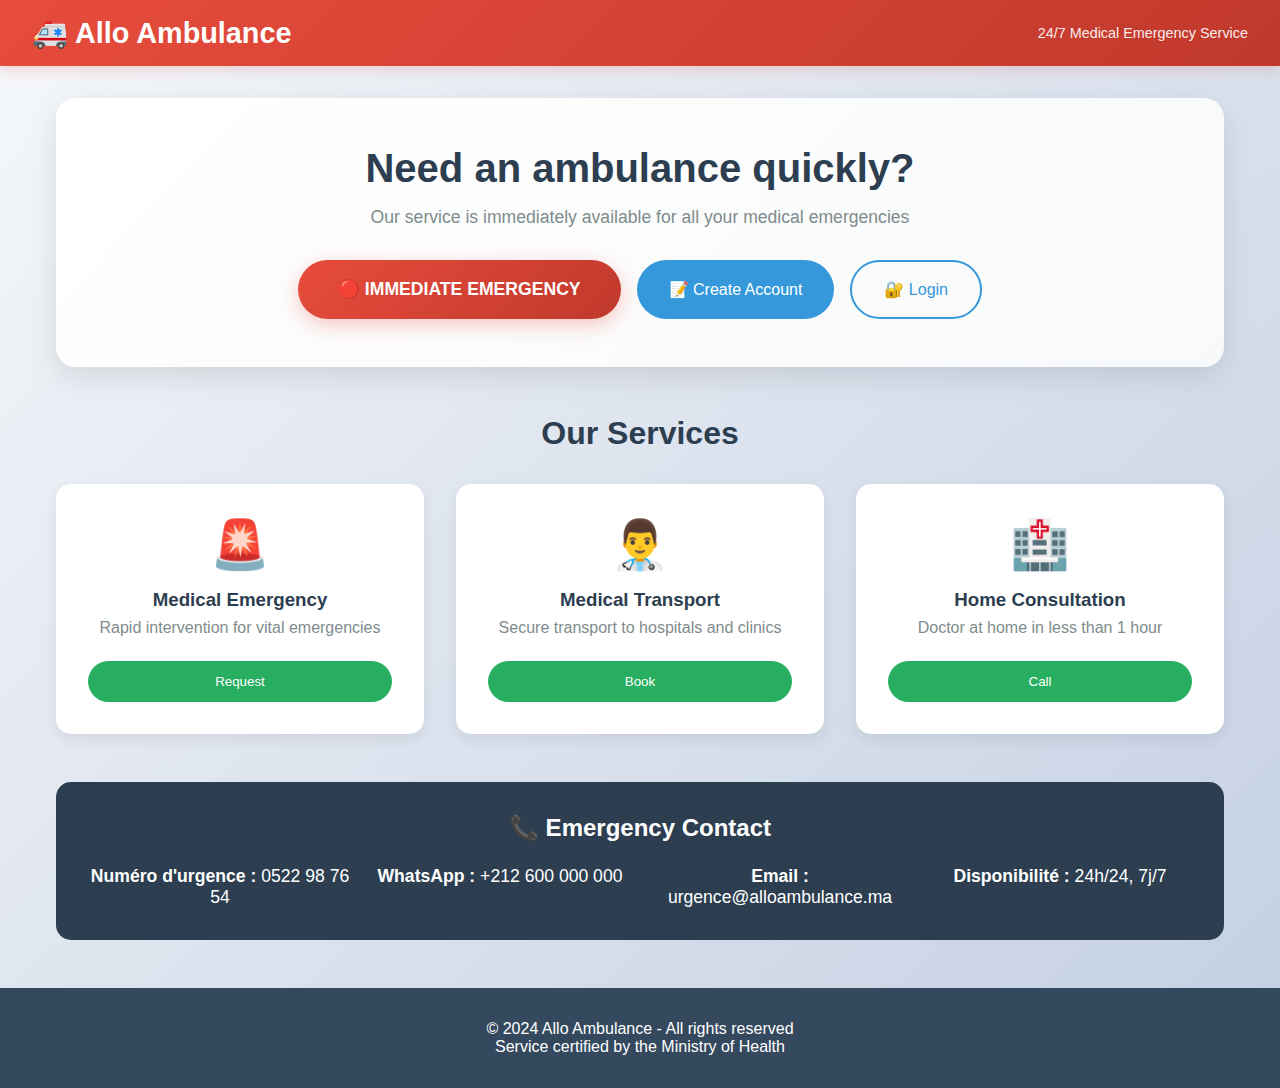
<file: client/index.html>
<!DOCTYPE html>
<html lang="fr">
<head>
    <meta charset="UTF-8">
    <title>Allo Ambulance - Service Client</title>
    <link rel="stylesheet" href="css/style.css">
</head>
<body>
    <header>
        <h1>🚑 Allo Ambulance</h1>
        <p class="tagline">Service d'urgence médicale 24h/24</p>
    </header>

    <div class="container">
        <div class="hero">
            <h2>Besoin d'une ambulance rapidement ?</h2>
            <p>Notre service est disponible immédiatement pour toutes vos urgences médicales</p>
            
            <div class="cta-buttons">
                <button class="btn-urgent" onclick="window.location.href='login.html'">
                    🔴 URGENCE IMMÉDIATE
                </button>
                <button class="btn-secondary" onclick="window.location.href='signup.html'">
                    📝 Créer un compte
                </button>
                <button class="btn-info" onclick="window.location.href='login.html'">
                    🔐 Se connecter
                </button>
            </div>
        </div>

        <div class="services">
            <h2>Nos Services</h2>
            <div class="service-grid">
                <div class="service-card">
                    <div class="service-icon">🚨</div>
                    <h3>Urgence Médicale</h3>
                    <p>Intervention rapide pour urgences vitales</p>
                    <button class="btn-service" onclick="window.location.href='login.html'">
                        Demander
                    </button>
                </div>
                
                <div class="service-card">
                    <div class="service-icon">👨‍⚕️</div>
                    <h3>Transport Médical</h3>
                    <p>Transport sécurisé vers hôpitaux et cliniques</p>
                    <button class="btn-service" onclick="window.location.href='login.html'">
                        Réserver
                    </button>
                </div>
                
                <div class="service-card">
                    <div class="service-icon">🏥</div>
                    <h3>Consultation à Domicile</h3>
                    <p>Médecin à domicile en moins d'1 heure</p>
                    <button class="btn-service" onclick="window.location.href='login.html'">
                        Appeler
                    </button>
                </div>
            </div>
        </div>

        <div class="contact-info">
            <h2>📞 Contact d'urgence</h2>
            <div class="contact-details">
                <p><strong>Numéro d'urgence :</strong> 0522 98 76 54</p>
                <p><strong>WhatsApp :</strong> +212 600 000 000</p>
                <p><strong>Email :</strong> urgence@alloambulance.ma</p>
                <p><strong>Disponibilité :</strong> 24h/24, 7j/7</p>
            </div>
        </div>
    </div>

    <footer>
        <p>© 2025 Allo Ambulance - Tous droits réservés</p>
        <p>Service certifié par le Ministère de la Santé</p>
    </footer>

    <script src="js/translations.js"></script>
<script src="js/language.js"></script>
<script src="js/script.js"></script>

</body>
</html>
</file>
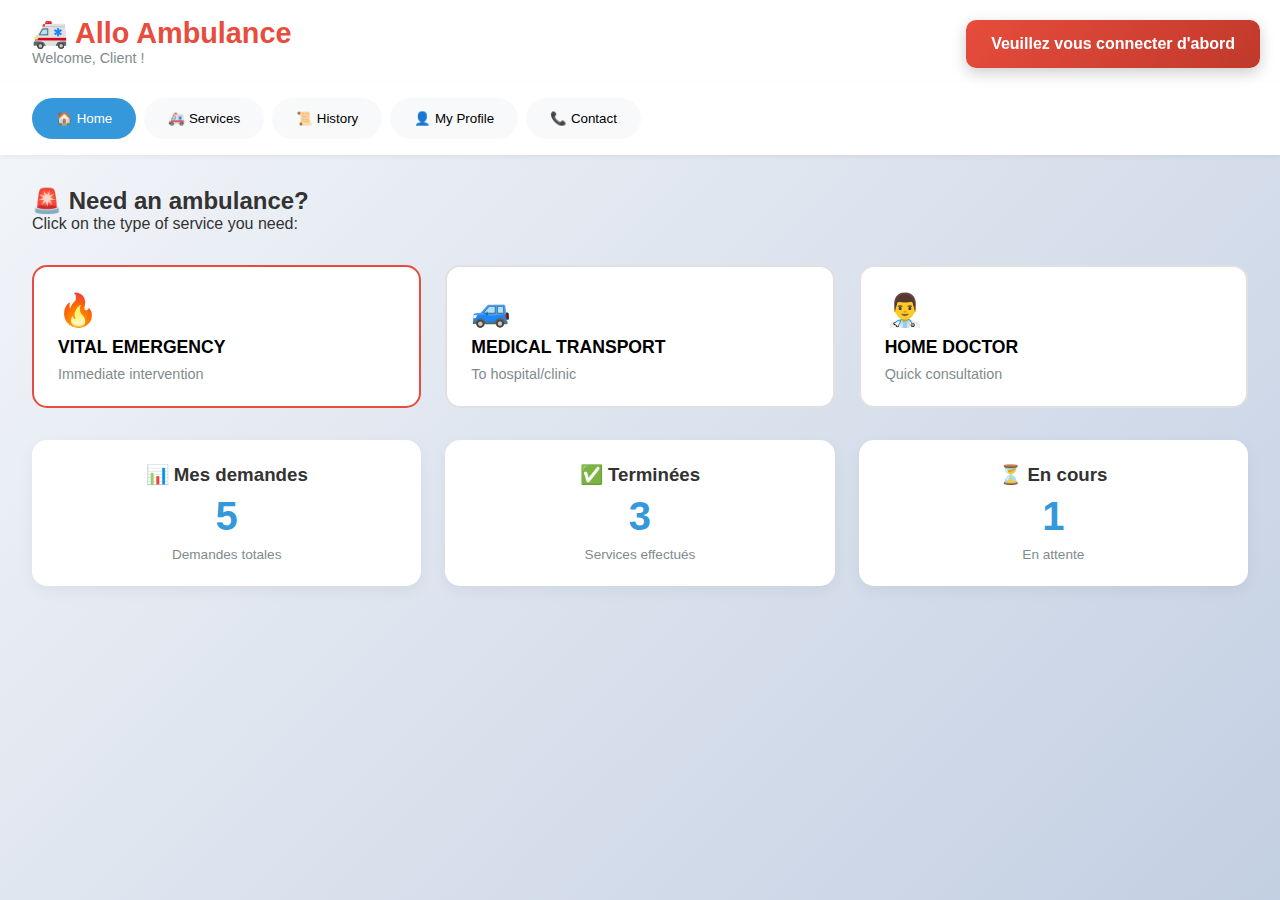
<file: client/dashboard.html>
<!DOCTYPE html>
<html lang="fr">
<head>
    <meta charset="UTF-8" />
    <title>Allo Ambulance</title>
    <link rel="stylesheet" href="css/style.css" />
</head>
<body>
    <header class="dashboard-header">
        <div class="header-left">
            <h1>🚑 Allo Ambulance</h1>
            <p class="welcome-message">
                Bienvenue, <span id="userName">Client</span> !
            </p>
        </div>

        <div class="header-right">
            <select id="languageSelect" class="language-select" onchange="changeLanguage(this.value)">
                <option value="fr">FR</option>
                <option value="ar">AR</option>
                <option value="en">EN</option>
            </select>
            <button class="btn-notification" onclick="showNotifications()">
                🔔 <span class="notification-count">3</span>
            </button>
            <button class="btn-logout" onclick="logout()">Déconnexion</button>
        </div>
    </header>

    <nav class="dashboard-nav">
        <button class="nav-btn active" onclick="showSection('home')">
            🏠 Accueil
        </button>
        <button class="nav-btn" onclick="showSection('services')">
            🚑 Services
        </button>
        <button class="nav-btn" onclick="showSection('history')">
            📜 Historique
        </button>
        <button class="nav-btn" onclick="showSection('profile')">
            👤 Mon Profil
        </button>
        <button class="nav-btn" onclick="showSection('contact')">
            📞 Contact
        </button>
    </nav>

    <main class="dashboard-main">
        <!-- Section Accueil -->
        <div id="home" class="dashboard-section">
    <div class="welcome-banner">
        <h2>🚨 Besoin d'une ambulance ?</h2>
        <p>Cliquez sur le type de service dont vous avez besoin :</p>

        <div class="emergency-buttons">
            <button class="btn-emergency" onclick="openRequestForm('urgent')">
                <span class="icon">🔥</span>
                <span class="text">URGENCE VITALE</span>
                <span class="subtext">Intervention immédiate</span>
            </button>

            <button class="btn-emergency" onclick="openRequestForm('transport')">
                <span class="icon">🚙</span>
                <span class="text">TRANSPORT MÉDICAL</span>
                <span class="subtext">Vers hôpital/clinique</span>
            </button>

            <button class="btn-emergency" onclick="openRequestForm('doctor')">
                <span class="icon">👨‍⚕️</span>
                <span class="text">MÉDECIN À DOMICILE</span>
                <span class="subtext">Consultation rapide</span>
            </button>
        </div>
    </div>

    <!-- Formulaire  pour les Demandes -->
    <div id="requestModal" class="modal" style="display: none;">
        <div class="modal-content">
            <div class="modal-header">
                <h3 id="modalTitle">Demande de Service</h3>
                <button class="modal-close" onclick="closeRequestForm()">&times;</button>
            </div>
            
            <form id="requestForm">
                <div id="formContent"></div>
                
                <div class="form-actions">
                    <button type="submit" class="btn-submit" id="submitBtn">
                        Envoyer la demande
                    </button>
                    <button type="button" class="btn-cancel" onclick="closeRequestForm()">
                         Annuler
                    </button>
                </div>
            </form>
        </div>
    </div>
</div>

            <div class="quick-stats">
                <div class="stat-card">
                    <h3>📊 Mes demandes</h3>
                    <p class="stat-number">5</p>
                    <p class="stat-label">Demandes totales</p>
                </div>

                <div class="stat-card">
                    <h3>✅ Terminées</h3>
                    <p class="stat-number">3</p>
                    <p class="stat-label">Services effectués</p>
                </div>

                <div class="stat-card">
                    <h3>⏳ En cours</h3>
                    <p class="stat-number">1</p>
                    <p class="stat-label">En attente</p>
                </div>
            </div>

            
        </div>

        <!-- Section Services -->
        <div id="services" class="dashboard-section" style="display: none">
            <h2>📋 Nos Services</h2>

            <div class="services-grid">
                <div class="service-detail">
                    <h3>🚨 Urgence Médicale</h3>
                    <p class="service-description">
                        Intervention immédiate en moins de 10 minutes pour les urgences
                        vitales. Équipe médicale qualifiée et ambulance équipée.
                    </p>
                    <div class="service-features">
                        <span>⚡ Rapidité</span>
                        <span>👨‍⚕️ Personnel qualifié</span>
                        <span>🏥 Équipement complet</span>
                    </div>
                    <button class="btn-request" onclick="requestService('urgence')">
                        Demander ce service
                    </button>
                </div>

                <div class="service-detail">
                    <h3>🚙 Transport Médical</h3>
                    <p class="service-description">
                        Transport sécurisé vers les hôpitaux, cliniques et centres de
                        spécialité. Confort assuré et accompagnement médical.
                    </p>
                    <div class="service-features">
                        <span>🛋️ Confortable</span>
                        <span>⏰ Réservation flexible</span>
                        <span>👵 Adapté aux personnes âgées</span>
                    </div>
                    <button class="btn-request" onclick="requestService('transport')">
                        Réserver un transport
                    </button>
                </div>

                <div class="service-detail">
                    <h3>👨‍⚕️ Consultation à Domicile</h3>
                    <p class="service-description">
                        Médecin à domicile en moins d'1 heure. Diagnostic, prescription et
                        suivi médical sans vous déplacer.
                    </p>
                    <div class="service-features">
                        <span>🏠 À domicile</span>
                        <span>⏱️ Rapidité</span>
                        <span>💊 Prescription possible</span>
                    </div>
                    <button class="btn-request" onclick="requestService('consultation')">
                        Appeler un médecin
                    </button>
                </div>
            </div>
        </div>

        <!-- Section Historique -->
<div id="history" class="dashboard-section" style="display: none">
    <h2>📜 Historique des demandes</h2>

    <!-- Statistiques -->
    <div class="history-stats">
        <div class="stat-summary">
            <div class="icon">📊</div>
            <div class="count">0</div>
            <div class="label">Total des demandes</div>
        </div>
        
        <div class="stat-summary">
            <div class="icon">🔥</div>
            <div class="count">0</div>
            <div class="label">Urgences</div>
        </div>
        
        <div class="stat-summary">
            <div class="icon">🚙</div>
            <div class="count">0</div>
            <div class="label">Transports</div>
        </div>
        
        <div class="stat-summary">
            <div class="icon">👨‍⚕️</div>
            <div class="count">0</div>
            <div class="label">Médecins</div>
        </div>
    </div>

    <!-- Filtres -->
    <div class="history-filters">
        <button class="filter-btn active" onclick="filterHistory('all')">
            Tous
        </button>
        <button class="filter-btn" onclick="filterHistory('urgent')">
            Urgences
        </button>
        <button class="filter-btn" onclick="filterHistory('transport')">
            Transports
        </button>
        <button class="filter-btn" onclick="filterHistory('doctor')">
            Médecins
        </button>
    </div>

    <!-- Liste des demandes -->
    <div class="history-list">
        <div class="history-empty">
            <div class="icon">📭</div>
            <h3>Aucune demande trouvée</h3>
            <p>Vos demandes apparaîtront ici après envoi</p>
        </div>
    </div>
</div>

        <!-- Section Profil -->
        <div id="profile" class="dashboard-section" style="display: none">
            <div class="profile-header">
                <div class="profile-avatar" onclick="changeProfilePicture()">
                    <span>👤</span>
                </div>
                <div class="profile-info-header">
                    <h2 id="profileName">Mohamed Ali</h2>
                    <p class="profile-email" id="profileEmail">
                        <span>✉️</span> mohamed.ali@email.com
                    </p>
                    <p class="profile-member-since">
                        <span>📅</span> Membre depuis le 15 Février 2024
                    </p>
                    <div class="profile-badge">
                        <span class="badge">⭐ Client Fidèle</span>
                    </div>
                </div>
            </div>

            <!-- Informations Personnelles -->
            <div class="profile-info">
                <h3><span>📋</span> Informations Personnelles</h3>
                <div class="info-item">
                    <span class="info-label">  Nom complet : </span>
                    <span id="profileNameDisplay" class="info-value">Chargement...</span>
                </div>
                <div class="info-item">
                    <span class="info-label">  Téléphone : </span>
                    <span id="profilePhone" class="info-value">Chargement...</span>
                </div>
                <div class="info-item">
                    <span class="info-label">  Adresse : </span>
                    <span id="profileAddress" class="info-value">Chargement...</span>
                </div>
                <div class="info-item">
                    <span class="info-label">  ID Client : </span>
                    <span id="profileClientId" class="info-value">Génération...</span>
                </div>
                <div class="info-item">
                    <span class="info-label">  Date d'inscription : </span>
                    <span id="profileJoinDate" class="info-value">Chargement...</span>
                </div>
                <div class="info-item">
                    <span class="info-label">  Dernière connexion : </span>
                    <span id="profileLastLogin" class="info-value">Chargement...</span>
                </div>
            </div>

            <!-- Modifier mes informations -->
            <div class="profile-edit">
                <h3> Modifier mes informations</h3>
                <form id="profileForm">
                    <div class="form-group">
                        <label> Nom complet</label>
                        <input type="text" id="editName" value="Mohamed Ali" required />
                    </div>

                    <div class="form-group">
                        <label> Email</label>
                        <input type="email" id="editEmail" value="mohamed.ali@email.com" required />
                    </div>

                    <div class="form-group">
                        <label> Téléphone</label>
                        <input type="tel" id="editPhone" value="+212 600 000 000" />
                    </div>

                    <div class="form-group">
                        <label> Adresse complète</label>
                        <textarea id="editAddress" rows="3" placeholder="Votre adresse complète...">123 Rue Mohammed V, Casablanca, Maroc</textarea>
                    </div>

                    <div class="form-actions">
                        <button type="submit" class="btn-save">
                             Enregistrer les modifications
                        </button>
                        <button type="button" class="btn-cancel" onclick="cancelEdit()">
                             Annuler
                        </button>
                    </div>
                </form>
            </div>

            <!-- Paramètres du compte -->
            <div class="account-settings">
                <h3><span>⚙️</span> Paramètres du compte</h3>
                <div class="settings-list">
                    <div class="setting-item">
                        <div class="setting-label"> Notifications SMS</div>
                        <label class="toggle-switch">
                            <input type="checkbox" checked />
                            <span class="toggle-slider"></span>
                        </label>
                    </div>
                    <div class="setting-item">
                        <div class="setting-label"> Notifications Email</div>
                        <label class="toggle-switch">
                            <input type="checkbox" checked />
                            <span class="toggle-slider"></span>
                        </label>
                    </div>
                    <div class="setting-item">
                        <div class="setting-label"> Alertes d'urgence</div>
                        <label class="toggle-switch">
                            <input type="checkbox" checked />
                            <span class="toggle-slider"></span>
                        </label>
                    </div>
                    <div class="setting-item">
                        <div class="setting-label"> Langue</div>
                        <select id="profileLanguageSelect" class="language-select" onchange="changeLanguage(this.value)">
                            <option value="fr">Français</option>
                            <option value="ar">العربية</option>
                            <option value="en">English</option>
                        </select>
                    </div>
                </div>
            </div>

            <!-- Zone Danger -->
            <div class="danger-zone">
                <h3> Zone de Danger</h3>
                <p class="danger-warning">
                    Ces actions sont irréversibles. Veuillez être certain avant de continuer.
                </p>
                <div class="danger-actions">
                    <button class="btn-danger" onclick="changePassword()">
                         Changer le mot de passe
                    </button>
                    <button class="btn-danger" onclick="exportData()">
                         Exporter mes données
                    </button>
                    <button class="btn-danger" onclick="deleteAccount()">
                         Supprimer mon compte
                    </button>
                </div>
            </div>
        </div>

        <!-- Section Contact -->
        <div id="contact" class="dashboard-section" style="display: none">
            <h2>Contact & Support</h2>

            <div class="contact-methods">
                <div class="contact-card">
                    <div class="contact-icon">📞</div>
                    <h3>Urgence 24/7</h3>
                    <p class="contact-number">0522 98 76 54</p>
                    <button class="btn-call" onclick="callEmergency()">
                        Appeler maintenant
                    </button>
                </div>

                <div class="contact-card">
                    <div class="contact-icon">💬</div>
                    <h3>WhatsApp</h3>
                    <p class="contact-number">+212 600 000 000</p>
                    <button class="btn-whatsapp" onclick="openWhatsApp()">
                        Ouvrir WhatsApp
                    </button>
                </div>

                <div class="contact-card">
                    <div class="contact-icon">📧</div>
                    <h3>Email</h3>
                    <p>support@alloambulance.ma</p>
                    <button class="btn-email" onclick="sendEmail()">
                        Envoyer un email
                    </button>
                </div>
            </div>

            <div class="contact-form-section">
                <h3>Envoyer un message</h3>
                <form id="contactForm">
                    <div class="form-group">
                        <label>Sujet</label>
                        <select id="contactSubject">
                            <option>Demande d'information</option>
                            <option>Problème technique</option>
                            <option>Réclamation</option>
                            <option>Suggestion</option>
                        </select>
                    </div>

                    <div class="form-group">
                        <label>Message</label>
                        <textarea id="contactMessage" rows="5" placeholder="Décrivez votre demande..."></textarea>
                    </div>

                    <button type="submit" class="btn-send">
                        Envoyer le message
                    </button>
                </form>
            </div>
        </div>
    </main>

    <script src="js/translations.js"></script>
    <script src="js/language.js"></script>
    <script src="js/script.js"></script>
</body>
</html>
</file>
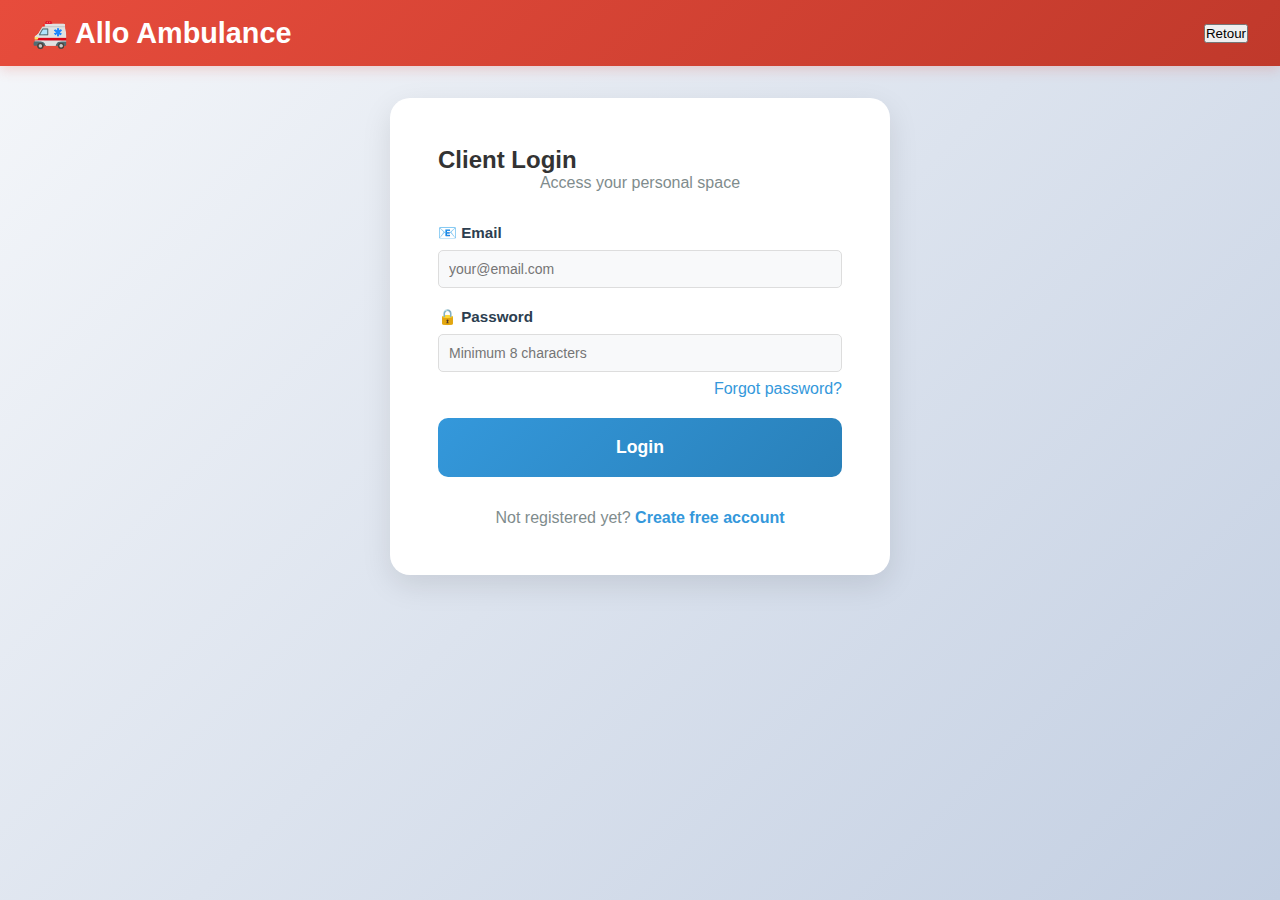
<file: client/login.html>
<!DOCTYPE html>
<html lang="fr">
<head>
    <meta charset="UTF-8">
    <title>Connexion Client - Allo Ambulance</title>
    <link rel="stylesheet" href="css/style.css">
</head>
<body>
    <header>
        <h1>🚑 Allo Ambulance</h1>
        <button class="btn-back" onclick="window.location.href='index.html'">
            Retour
        </button>
    </header>

    <div class="container">
        <div class="login-container">
            <h2>Connexion Client</h2>
            <p class="subtitle">Accédez à votre espace personnel</p>
            
            <form id="loginForm">
                <div class="form-group">
                    <label for="loginEmail"> Email</label>
                    <input type="email" id="loginEmail" placeholder="votre@email.com" required>
                </div>
                
                <div class="form-group">
                    <label for="loginPassword">Mot de passe</label>
                    <input type="password" id="loginPassword" placeholder="Votre mot de passe" required>
                    <a href="#" class="forgot-password">Mot de passe oublié ?</a>
                </div>
                
                <button type="submit" class="btn-login">
                    Se connecter
                </button>
            </form>            
            <p class="register-link">
                Pas encore inscrit ? 
                <a href="signup.html">Créer un compte gratuit</a>
            </p>
        </div>
    </div>

    <script src="js/translations.js"></script>
<script src="js/language.js"></script>
<script src="js/script.js"></script>
</body>
</html>
</file>
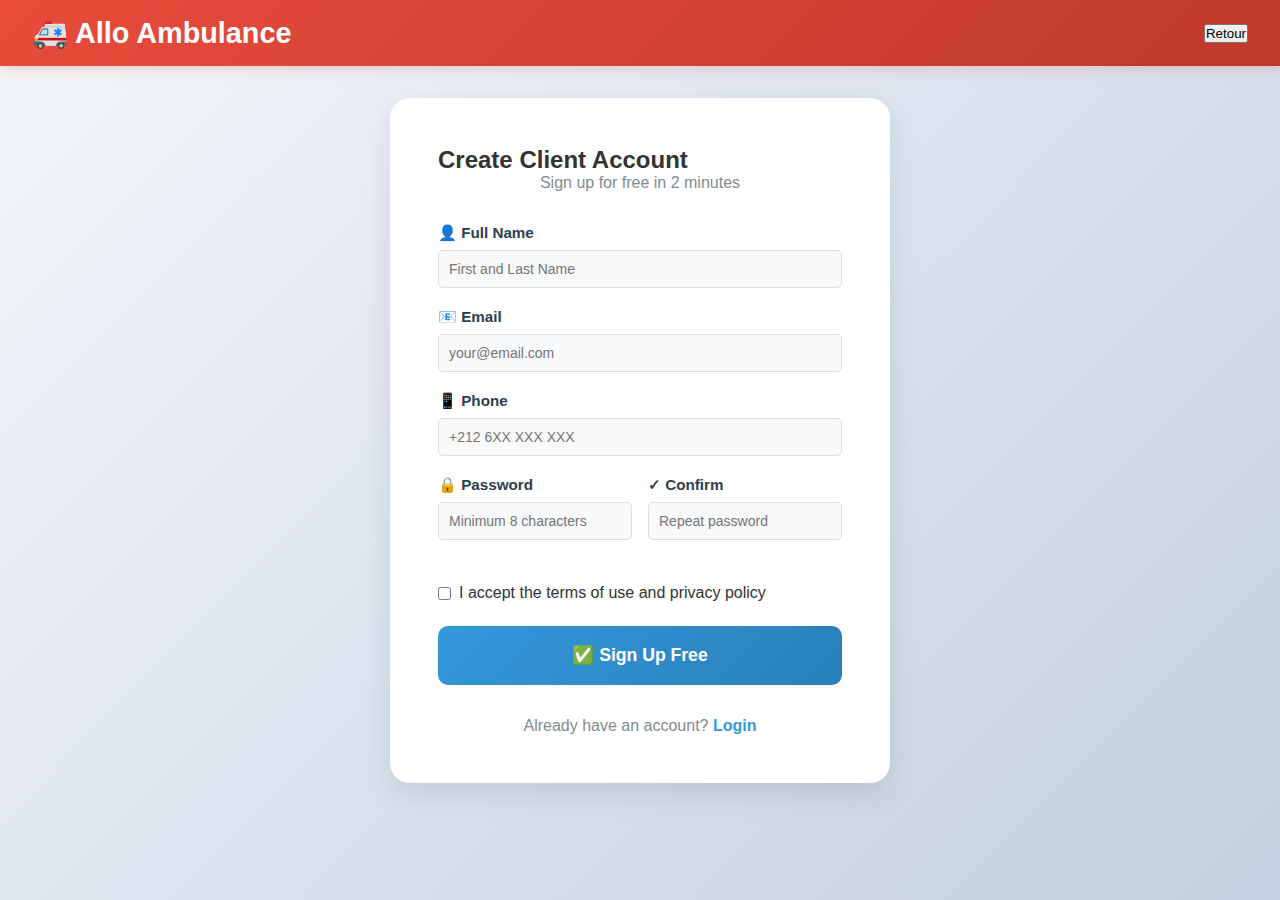
<file: client/signup.html>
<!DOCTYPE html>
<html lang="fr">
<head>
    <meta charset="UTF-8">
    <title>Inscription Client - Allo Ambulance</title>
    <link rel="stylesheet" href="css/style.css">
</head>
<body>
    <header>
        <h1>🚑 Allo Ambulance</h1>
        <button class="btn-back" onclick="window.location.href='index.html'">
            Retour
        </button>
    </header>

    <div class="container">
        <div class="signup-container">
            <h2>Créer un compte client</h2>
            <p class="subtitle">Inscrivez-vous gratuitement en 2 minutes</p>
            
            <form id="signupForm">
                <div class="form-group">
                    <label for="fullName">Nom complet</label>
                    <input type="text" id="fullName" placeholder="Prénom et Nom" required>
                </div>
                
                <div class="form-group">
                    <label for="email">Email</label>
                    <input type="email" id="email" placeholder="votre@email.com" required>
                </div>
                
                <div class="form-group">
                    <label for="phone">Téléphone</label>
                    <input type="tel" id="phone" placeholder="+212 6XX XXX XXX" required>
                </div>
                
                <div class="form-row">
                    <div class="form-group">
                        <label for="password">Mot de passe</label>
                        <input type="password" id="password" placeholder="Minimum 8 caractères" required>
                    </div>
                    
                    <div class="form-group">
                        <label for="confirmPassword">Confirmer</label>
                        <input type="password" id="confirmPassword" placeholder="Répétez le mot de passe" required>
                    </div>
                </div>
                
                <div class="terms">
                    <input type="checkbox" id="terms" required>
                    <label for="terms">
                        J'accepte les 
                        <a href="#">conditions d'utilisation</a> 
                        et la 
                        <a href="#">politique de confidentialité</a>
                    </label>
                </div>

                
                
                <button type="submit" class="btn-signup">
                    S'inscrire gratuitement
                </button>
            </form>
            
            <p class="login-link">
                Déjà inscrit ? 
                <a href="login.html">Se connecter</a>
            </p>
        </div>
    </div>

    <script src="js/translations.js"></script>
    <script src="js/language.js"></script>
    <script src="js/script.js"></script>
</body>
</html>
</file>
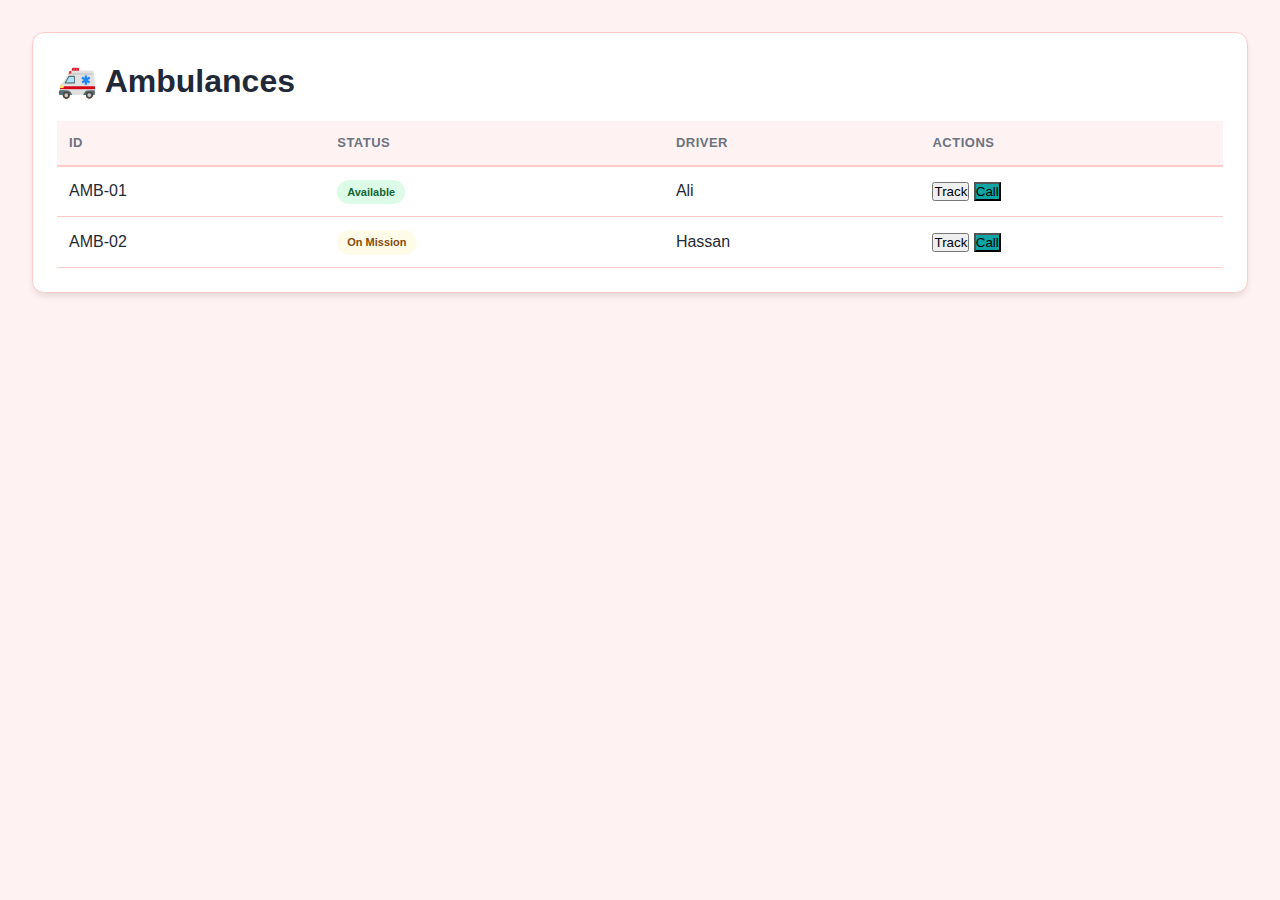
<file: dashboard/ambulances.html>
<!DOCTYPE html>
<html lang="en">
<head>
<meta charset="UTF-8" />
<title>Ambulances</title>
<meta name="viewport" content="width=device-width, initial-scale=1" />

<!-- Reuse dashboard styles -->
<link rel="stylesheet" href="styles.css" />
</head>

<body>
<div class="app">

<main class="main">

    <section class="card">
    <h1 style="margin-bottom: 1rem;">🚑 Ambulances</h1>

    <table class="table">
        <thead>
        <tr>
            <th>ID</th>
            <th>Status</th>
            <th>Driver</th>
            <th>Actions</th>
        </tr>
        </thead>

        <tbody>
        <tr>
            <td>AMB-01</td>
            <td><span class="badge active">Available</span></td>
            <td>Ali</td>
            <td>
            <button class="btn">Track</button>
            <button class="btn" style="background:#0ea5a4">Call</button>
            </td>
        </tr>

        <tr>
            <td>AMB-02</td>
            <td><span class="badge idle">On Mission</span></td>
            <td>Hassan</td>
            <td>
            <button class="btn">Track</button>
            <button class="btn" style="background:#0ea5a4">Call</button>
            </td>
        </tr>
        </tbody>
    </table>

    </section>

</main>

</div>
</body>
</html>
</file>
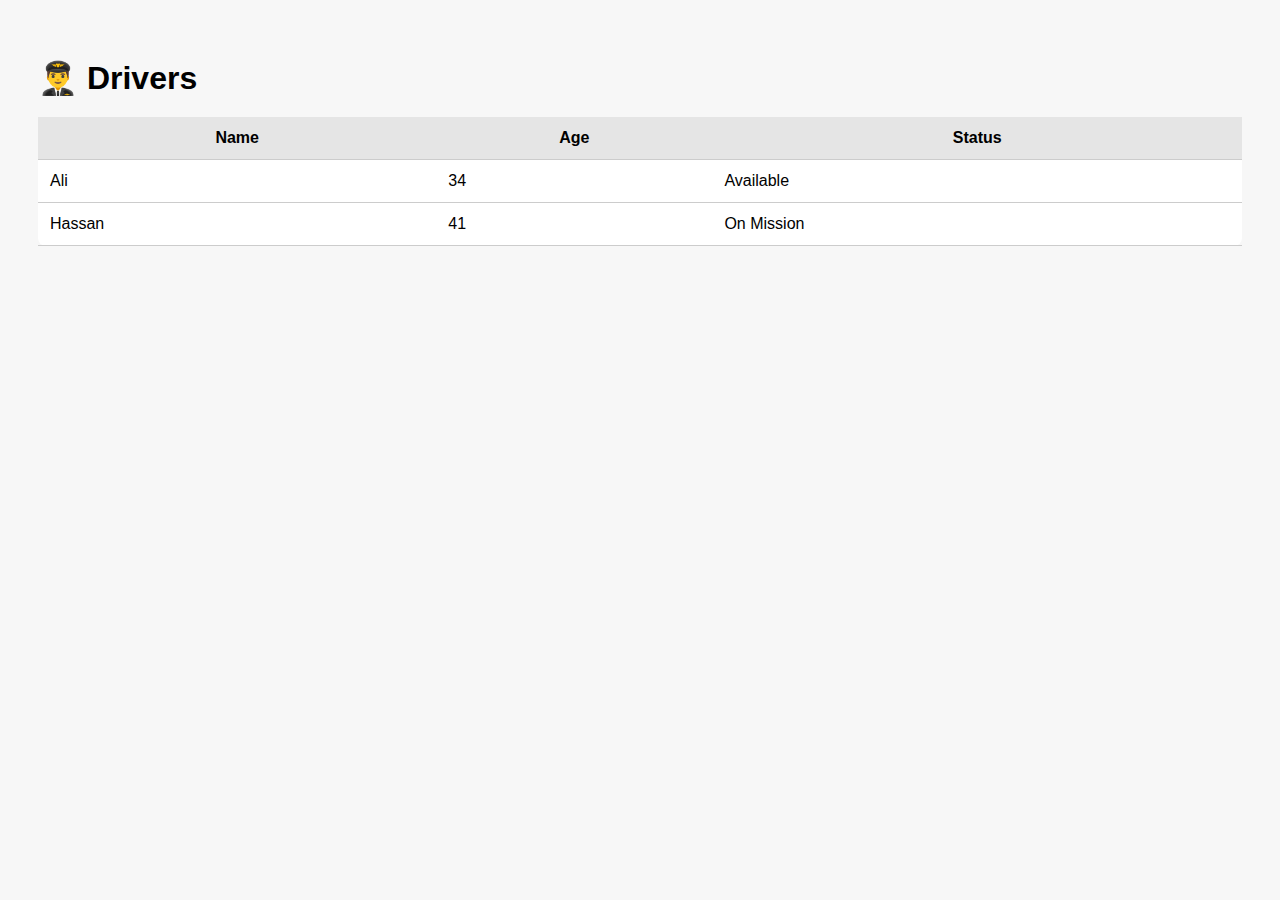
<file: dashboard/drivers.html>
<!DOCTYPE html>
<html lang="en">
<head>
    <meta charset="UTF-8">
    <title>Drivers</title>
    <link rel="stylesheet" href="drivers.css">
</head>
<body>

<h1>👨‍✈️ Drivers</h1>

<table>
    <tr>
        <th>Name</th>
        <th>Age</th>
        <th>Status</th>
    </tr>
    <tr>
        <td>Ali</td>
        <td>34</td>
        <td>Available</td>
    </tr>
    <tr>
        <td>Hassan</td>
        <td>41</td>
        <td>On Mission</td>
    </tr>
</table>

</body>
</html>
</file>
<file: client/css/style.css>
/* Base */
* {
    margin: 0;
    padding: 0;
    box-sizing: border-box;
}

body {
    font-family: 'Segoe UI', 'Roboto', Arial, sans-serif;
    background: linear-gradient(135deg, #f5f7fa 0%, #c3cfe2 100%);
    min-height: 100vh;
    color: #333;
}

/* Header */
header {
    background: linear-gradient(135deg, #e74c3c 0%, #c0392b 100%);
    color: white;
    padding: 1rem 2rem;
    box-shadow: 0 4px 12px rgba(231, 76, 60, 0.2);
    display: flex;
    justify-content: space-between;
    align-items: center;
}

header h1 {
    font-size: 1.8rem;
    display: flex;
    align-items: center;
    gap: 10px;
}

.tagline {
    font-size: 0.9rem;
    opacity: 0.9;
}

/* Container */
.container {
    max-width: 1200px;
    margin: 2rem auto;
    padding: 0 1rem;
}

/* Hero Section */
.hero {
    background: white;
    border-radius: 20px;
    padding: 3rem 2rem;
    text-align: center;
    box-shadow: 0 10px 30px rgba(0,0,0,0.1);
    margin-bottom: 3rem;
    background: linear-gradient(135deg, #ffffff 0%, #f8f9fa 100%);
}

.hero h2 {
    color: #2c3e50;
    font-size: 2.5rem;
    margin-bottom: 1rem;
}

.hero p {
    color: #7f8c8d;
    font-size: 1.1rem;
    margin-bottom: 2rem;
}

/* Buttons */
.cta-buttons {
    display: flex;
    gap: 1rem;
    justify-content: center;
    flex-wrap: wrap;
}

.btn-urgent {
    background: linear-gradient(135deg, #e74c3c 0%, #c0392b 100%);
    color: white;
    border: none;
    padding: 1.2rem 2.5rem;
    border-radius: 50px;
    font-size: 1.1rem;
    font-weight: bold;
    cursor: pointer;
    transition: all 0.3s;
    box-shadow: 0 6px 20px rgba(231, 76, 60, 0.3);
}

.btn-urgent:hover {
    transform: translateY(-3px);
    box-shadow: 0 8px 25px rgba(231, 76, 60, 0.4);
}

.btn-secondary {
    background: #3498db;
    color: white;
    border: none;
    padding: 1rem 2rem;
    border-radius: 50px;
    font-size: 1rem;
    cursor: pointer;
    transition: all 0.3s;
}

.btn-secondary:hover {
    background: #2980b9;
    transform: translateY(-2px);
}

.btn-info {
    background: transparent;
    color: #3498db;
    border: 2px solid #3498db;
    padding: 1rem 2rem;
    border-radius: 50px;
    font-size: 1rem;
    cursor: pointer;
    transition: all 0.3s;
}

.btn-info:hover {
    background: #3498db;
    color: white;
}

/* Services Grid */
.services {
    margin-bottom: 3rem;
}

.services h2 {
    text-align: center;
    color: #2c3e50;
    margin-bottom: 2rem;
    font-size: 2rem;
}

.service-grid {
    display: grid;
    grid-template-columns: repeat(auto-fit, minmax(300px, 1fr));
    gap: 2rem;
}

.service-card {
    background: white;
    border-radius: 15px;
    padding: 2rem;
    text-align: center;
    box-shadow: 0 5px 15px rgba(0,0,0,0.08);
    transition: all 0.3s;
}

.service-card:hover {
    transform: translateY(-5px);
    box-shadow: 0 10px 25px rgba(0,0,0,0.15);
}

.service-icon {
    font-size: 3rem;
    margin-bottom: 1rem;
}

.service-card h3 {
    color: #2c3e50;
    margin-bottom: 0.5rem;
}

.service-card p {
    color: #7f8c8d;
    margin-bottom: 1.5rem;
}

.btn-service {
    background: #27ae60;
    color: white;
    border: none;
    padding: 0.8rem 1.5rem;
    border-radius: 25px;
    cursor: pointer;
    transition: all 0.3s;
    width: 100%;
}

.btn-service:hover {
    background: #219653;
}

/* Contact Info */
.contact-info {
    background: #2c3e50;
    color: white;
    padding: 2rem;
    border-radius: 15px;
    text-align: center;
}

.contact-info h2 {
    margin-bottom: 1.5rem;
}

.contact-details {
    display: grid;
    grid-template-columns: repeat(auto-fit, minmax(200px, 1fr));
    gap: 1rem;
}

.contact-details p {
    font-size: 1.1rem;
}

/* Footer */
footer {
    text-align: center;
    padding: 2rem;
    background: #34495e;
    color: white;
    margin-top: 3rem;
}

/* Login/Signup Forms */
.login-container, .signup-container {
    background: white;
    border-radius: 20px;
    padding: 3rem;
    max-width: 500px;
    margin: 2rem auto;
    box-shadow: 0 10px 30px rgba(0,0,0,0.1);
}

.subtitle {
    color: #7f8c8d;
    text-align: center;
    margin-bottom: 2rem;
}

.form-group {
    margin-bottom: 1.5rem;
}

.form-group label {
    display: block;
    margin-bottom: 0.5rem;
    color: #2c3e50;
    font-weight: 600;
}

.form-group input {
    width: 100%;
    padding: 1rem;
    border: 2px solid #e0e0e0;
    border-radius: 10px;
    font-size: 1rem;
    transition: border 0.3s;
}

.form-group input:focus {
    border-color: #3498db;
    outline: none;
}

.form-row {
    display: grid;
    grid-template-columns: 1fr 1fr;
    gap: 1rem;
}

.forgot-password {
    display: block;
    text-align: right;
    margin-top: 0.5rem;
    color: #3498db;
    text-decoration: none;
}

.terms {
    display: flex;
    align-items: center;
    gap: 0.5rem;
    margin: 1.5rem 0;
}

.btn-login, .btn-signup {
    width: 100%;
    padding: 1.2rem;
    background: linear-gradient(135deg, #3498db 0%, #2980b9 100%);
    color: white;
    border: none;
    border-radius: 10px;
    font-size: 1.1rem;
    font-weight: bold;
    cursor: pointer;
    transition: all 0.3s;
}

.btn-login:hover, .btn-signup:hover {
    transform: translateY(-2px);
    box-shadow: 0 5px 15px rgba(52, 152, 219, 0.3);
}

.divider {
    text-align: center;
    margin: 2rem 0;
    position: relative;
}

.divider span {
    background: white;
    padding: 0 1rem;
    color: #7f8c8d;
}

.divider:before {
    content: '';
    position: absolute;
    top: 50%;
    left: 0;
    right: 0;
    height: 1px;
    background: #e0e0e0;
    z-index: -1;
}

.btn-google {
    width: 100%;
    padding: 1rem;
    background: white;
    border: 2px solid #e0e0e0;
    border-radius: 10px;
    font-size: 1rem;
    cursor: pointer;
    display: flex;
    align-items: center;
    justify-content: center;
    gap: 0.5rem;
    transition: all 0.3s;
}

.btn-google:hover {
    border-color: #3498db;
}

.register-link, .login-link {
    text-align: center;
    margin-top: 2rem;
    color: #7f8c8d;
}

.register-link a, .login-link a {
    color: #3498db;
    font-weight: bold;
    text-decoration: none;
}

/* Dashboard Styles */
.dashboard-header {
    display: flex;
    justify-content: space-between;
    align-items: center;
    padding: 1rem 2rem;
    background: white;
    box-shadow: 0 2px 10px rgba(0,0,0,0.1);
}

.header-left h1 {
    color: #e74c3c;
    margin: 0;
}

.welcome-message {
    color: #7f8c8d;
    font-size: 0.9rem;
}

.header-right {
    display: flex;
    gap: 1rem;
    align-items: center;
}

.btn-notification {
    background: none;
    border: none;
    font-size: 1.5rem;
    cursor: pointer;
    position: relative;
}

.notification-count {
    position: absolute;
    top: -5px;
    right: -5px;
    background: #e74c3c;
    color: white;
    font-size: 0.7rem;
    padding: 2px 6px;
    border-radius: 50%;
}

.btn-logout {
    background: #e74c3c;
    color: white;
    border: none;
    padding: 0.5rem 1rem;
    border-radius: 5px;
    cursor: pointer;
}

.dashboard-nav {
    display: flex;
    background: white;
    padding: 1rem 2rem;
    gap: 0.5rem;
    overflow-x: auto;
    box-shadow: 0 2px 5px rgba(0,0,0,0.05);
}

.nav-btn {
    padding: 0.8rem 1.5rem;
    border: none;
    background: #f8f9fa;
    border-radius: 25px;
    cursor: pointer;
    white-space: nowrap;
    transition: all 0.3s;
}

.nav-btn.active {
    background: #3498db;
    color: white;
}

.nav-btn:hover:not(.active) {
    background: #e9ecef;
}

.dashboard-main {
    padding: 2rem;
}

.dashboard-section {
    animation: fadeIn 0.5s ease;
}

@keyframes fadeIn {
    from { opacity: 0; transform: translateY(10px); }
    to { opacity: 1; transform: translateY(0); }
}

#services.dashboard-section {
    padding: 2rem 0;
}

#services h2 {
    color: #2c3e50;
    margin-bottom: 2.5rem;
    font-size: 2rem;
    font-weight: 800;
    text-align: center;
    position: relative;
    padding-bottom: 15px;
}

#services h2::after {
    content: '';
    position: absolute;
    bottom: 0;
    left: 50%;
    transform: translateX(-50%);
    width: 80px;
    height: 4px;
    background: linear-gradient(90deg, #e74c3c, #3498db);
    border-radius: 2px;
}

/* Services Grid */
.services-grid {
    display: grid;
    grid-template-columns: repeat(auto-fit, minmax(350px, 1fr));
    gap: 2.5rem;
    margin-top: 2rem;
}

/* Service Detail Card */
.service-detail {
    background: white;
    border-radius: 20px;
    padding: 2.5rem;
    box-shadow: 0 12px 30px rgba(0, 0, 0, 0.08);
    transition: all 0.4s cubic-bezier(0.4, 0, 0.2, 1);
    border: 1px solid #eee;
    position: relative;
    overflow: hidden;
    display: flex;
    flex-direction: column;
    height: 100%;
}

.service-detail::before {
    content: '';
    position: absolute;
    top: 0;
    left: 0;
    right: 0;
    height: 5px;
    background: linear-gradient(90deg, #e74c3c, #3498db);
}

.service-detail:hover {
    transform: translateY(-10px);
    box-shadow: 0 20px 40px rgba(0, 0, 0, 0.15);
}

.service-detail h3 {
    color: #2c3e50;
    font-size: 1.5rem;
    margin-bottom: 1rem;
    font-weight: 700;
    display: flex;
    align-items: center;
    gap: 10px;
}

.service-description {
    color: #5a6c7d;
    line-height: 1.7;
    margin-bottom: 1.5rem;
    flex-grow: 1;
    font-size: 1.05rem;
}

/* Service Features */
.service-features {
    display: flex;
    flex-wrap: wrap;
    gap: 0.8rem;
    margin-bottom: 2rem;
    padding: 1.2rem;
    background: linear-gradient(135deg, #f8f9fa 0%, #f1f3f4 100%);
    border-radius: 12px;
    border: 1px solid #eee;
}

.service-features span {
    background: white;
    padding: 0.6rem 1.2rem;
    border-radius: 30px;
    font-size: 0.9rem;
    font-weight: 600;
    color: #3498db;
    border: 1px solid #e0e0e0;
    transition: all 0.3s;
    display: flex;
    align-items: center;
    gap: 6px;
    box-shadow: 0 2px 8px rgba(0, 0, 0, 0.05);
}

.service-features span:hover {
    background: #3498db;
    color: white;
    transform: translateY(-2px);
    box-shadow: 0 4px 12px rgba(52, 152, 219, 0.2);
}

/* Emergency Buttons */
.emergency-buttons {
    display: grid;
    grid-template-columns: repeat(auto-fit, minmax(250px, 1fr));
    gap: 1.5rem;
    margin: 2rem 0;
}

.btn-emergency {
    background: white;
    border: 2px solid #e0e0e0;
    border-radius: 15px;
    padding: 1.5rem;
    cursor: pointer;
    text-align: left;
    transition: all 0.3s;
    display: flex;
    flex-direction: column;
    gap: 0.5rem;
}

.btn-emergency:hover {
    border-color: #3498db;
    transform: translateY(-3px);
    box-shadow: 0 5px 15px rgba(0,0,0,0.1);
}

.btn-emergency:first-child {
    border-color: #e74c3c;
}

.btn-emergency:first-child:hover {
    background: #e74c3c;
    color: white;
}

.icon {
    font-size: 2rem;
}

.text {
    font-weight: bold;
    font-size: 1.1rem;
}

.subtext {
    color: #7f8c8d;
    font-size: 0.9rem;
}

/* Stats */
.quick-stats {
    display: grid;
    grid-template-columns: repeat(auto-fit, minmax(200px, 1fr));
    gap: 1.5rem;
    margin: 2rem 0;
}

.stat-card {
    background: white;
    padding: 1.5rem;
    border-radius: 15px;
    text-align: center;
    box-shadow: 0 5px 15px rgba(0,0,0,0.05);
}

.stat-number {
    font-size: 2.5rem;
    font-weight: bold;
    color: #3498db;
    margin: 0.5rem 0;
}

.stat-label {
    color: #7f8c8d;
    font-size: 0.9rem;
}

/* Tables */
table {
    width: 100%;
    background: white;
    border-radius: 10px;
    overflow: hidden;
    box-shadow: 0 5px 15px rgba(0,0,0,0.05);
}

th {
    background: #3498db;
    color: white;
    padding: 1rem;
    text-align: left;
}

td {
    padding: 1rem;
    border-bottom: 1px solid #eee;
}

.status {
    padding: 0.3rem 0.8rem;
    border-radius: 20px;
    font-size: 0.9rem;
    font-weight: bold;
}

.status.in-progress {
    background: #ffeaa7;
    color: #e17055;
}

.status.completed {
    background: #55efc4;
    color: #00b894;
}

.btn-track, .btn-details {
    padding: 0.5rem 1rem;
    border: none;
    border-radius: 5px;
    cursor: pointer;
    font-size: 0.9rem;
}

.btn-track {
    background: #3498db;
    color: white;
}

.btn-details {
    background: #95a5a6;
    color: white;
}

/* Profile */
.profile-header {
    display: flex;
    align-items: center;
    gap: 1rem;
    margin-bottom: 2rem;
}

.profile-avatar {
    width: 80px;
    height: 80px;
    background: #3498db;
    border-radius: 50%;
    display: flex;
    align-items: center;
    justify-content: center;
    font-size: 2rem;
    color: white;
}

.profile-info {
    background: white;
    padding: 2rem;
    border-radius: 15px;
    margin-bottom: 2rem;
}

.info-item {
    display: flex;
    justify-content: space-between;
    padding: 1rem 0;
    border-bottom: 1px solid #eee;
}

.info-label {
    font-weight: bold;
    color: #2c3e50;
}

.info-value {
    color: #7f8c8d;
}

/* Contact Cards */
.contact-methods {
    display: grid;
    grid-template-columns: repeat(auto-fit, minmax(250px, 1fr));
    gap: 1.5rem;
    margin: 2rem 0;
}

.contact-card {
    background: white;
    padding: 2rem;
    border-radius: 15px;
    text-align: center;
    box-shadow: 0 5px 15px rgba(0,0,0,0.05);
}

.contact-icon {
    font-size: 3rem;
    margin-bottom: 1rem;
}

.contact-number {
    font-size: 1.5rem;
    font-weight: bold;
    color: #2c3e50;
    margin: 1rem 0;
}

.btn-call, .btn-whatsapp, .btn-email {
    width: 100%;
    padding: 1rem;
    border: none;
    border-radius: 10px;
    cursor: pointer;
    font-weight: bold;
    margin-top: 1rem;
}

.btn-call {
    background: #e74c3c;
    color: white;
}

.btn-whatsapp {
    background: #25D366;
    color: white;
}

.btn-email {
    background: #3498db;
    color: white;
}

/* Request Button */
.btn-request {
    background: linear-gradient(135deg, #27ae60 0%, #219653 100%);
    color: white;
    border: none;
    padding: 1.2rem 2rem;
    border-radius: 12px;
    font-size: 1.1rem;
    font-weight: 700;
    cursor: pointer;
    transition: all 0.3s;
    width: 100%;
    display: flex;
    align-items: center;
    justify-content: center;
    gap: 10px;
    letter-spacing: 0.5px;
    box-shadow: 0 6px 20px rgba(39, 174, 96, 0.25);
    margin-top: auto;
}

.btn-request:hover {
    background: linear-gradient(135deg, #219653 0%, #1e8449 100%);
    transform: translateY(-3px);
    box-shadow: 0 10px 25px rgba(39, 174, 96, 0.35);
}

/* Service Icons */
.service-detail:nth-child(1) h3 {
    color: #e74c3c;
}

.service-detail:nth-child(2) h3 {
    color: #3498db;
}

.service-detail:nth-child(3) h3 {
    color: #2ecc71;
}

/* Stats Badge */
.service-stats {
    display: flex;
    justify-content: space-between;
    margin-top: 1.5rem;
    padding-top: 1.5rem;
    border-top: 1px dashed #eee;
}

.stat-item {
    text-align: center;
    flex: 1;
}

.stat-value {
    font-size: 1.8rem;
    font-weight: 800;
    color: #2c3e50;
    display: block;
}

.stat-label {
    font-size: 0.85rem;
    color: #7f8c8d;
    margin-top: 0.3rem;
}

/* Rating Stars */
.service-rating {
    display: flex;
    align-items: center;
    gap: 0.5rem;
    margin: 1rem 0;
    color: #f39c12;
    font-size: 1.2rem;
}

/* Price Tag */
.price-tag {
    background: linear-gradient(135deg, #ffeaa7 0%, #fdcb6e 100%);
    color: #d35400;
    padding: 0.6rem 1.2rem;
    border-radius: 30px;
    font-weight: 700;
    font-size: 1.1rem;
    display: inline-block;
    margin: 1rem 0;
    border: 2px solid #fdcb6e;
}

/* Animation for service cards */
@keyframes slideUp {
    from {
        opacity: 0;
        transform: translateY(30px);
    }
    to {
        opacity: 1;
        transform: translateY(0);
    }
}

.service-detail {
    animation: slideUp 0.6s ease-out forwards;
}

.service-detail:nth-child(2) {
    animation-delay: 0.2s;
}

.service-detail:nth-child(3) {
    animation-delay: 0.4s;
}

/* ========== HISTORY SECTION ========== */
#history.dashboard-section {
    padding: 2rem 0;
}

#history h2 {
    color: #2c3e50;
    margin-bottom: 2rem;
    font-size: 2rem;
    font-weight: 800;
    position: relative;
    padding-bottom: 15px;
}

#history h2::after {
    content: '';
    position: absolute;
    bottom: 0;
    left: 0;
    width: 80px;
    height: 4px;
    background: linear-gradient(90deg, #3498db, #2ecc71);
    border-radius: 2px;
}

/* History Filters */
.history-filters {
    display: flex;
    gap: 0.8rem;
    margin-bottom: 2.5rem;
    flex-wrap: wrap;
    padding: 1.5rem;
    background: white;
    border-radius: 15px;
    box-shadow: 0 8px 25px rgba(0, 0, 0, 0.05);
}

.filter-btn {
    background: #f8f9fa;
    color: #5a6c7d;
    border: 2px solid #e0e0e0;
    padding: 0.8rem 1.8rem;
    border-radius: 30px;
    cursor: pointer;
    transition: all 0.3s;
    font-weight: 600;
    font-size: 0.95rem;
    display: flex;
    align-items: center;
    gap: 8px;
}

.filter-btn:hover:not(.active) {
    background: #e9ecef;
    transform: translateY(-2px);
    border-color: #3498db;
}

.filter-btn.active {
    background: linear-gradient(135deg, #3498db 0%, #2980b9 100%);
    color: white;
    border-color: #3498db;
    box-shadow: 0 4px 15px rgba(52, 152, 219, 0.3);
}

/* History List Container */
.history-list {
    background: white;
    border-radius: 15px;
    overflow: hidden;
    box-shadow: 0 12px 35px rgba(0, 0, 0, 0.08);
}

/* History Item */
.history-item {
    display: grid;
    grid-template-columns: 1.2fr 1.5fr 1fr 1.5fr;
    gap: 1.5rem;
    padding: 1.5rem 2rem;
    align-items: center;
    border-bottom: 1px solid #f0f0f0;
    transition: all 0.3s;
    position: relative;
}

.history-item:hover {
    background: linear-gradient(90deg, rgba(248, 249, 250, 0.5), rgba(248, 249, 250, 0.8));
    transform: translateX(5px);
}

.history-item:last-child {
    border-bottom: none;
}

.history-item::before {
    content: '';
    position: absolute;
    left: 0;
    top: 0;
    bottom: 0;
    width: 4px;
    background: linear-gradient(to bottom, #3498db, #2ecc71);
    opacity: 0;
    transition: opacity 0.3s;
}

.history-item:hover::before {
    opacity: 1;
}

/* History Date */
.history-date {
    color: #2c3e50;
    font-weight: 700;
    font-size: 1.1rem;
    display: flex;
    align-items: center;
    gap: 10px;
}

.history-date::before {
    content: '📅';
    font-size: 1.2rem;
    opacity: 0.8;
}

/* History Service */
.history-service {
    color: #34495e;
    font-size: 1.05rem;
    font-weight: 600;
    display: flex;
    align-items: center;
    gap: 10px;
    padding: 0.5rem 1rem;
    background: #f8f9fa;
    border-radius: 8px;
    border-left: 3px solid #3498db;
}

/* History Status */
.history-status {
    display: flex;
    justify-content: center;
}

.status {
    padding: 0.5rem 1.2rem;
    border-radius: 20px;
    font-size: 0.85rem;
    font-weight: 700;
    display: inline-flex;
    align-items: center;
    gap: 6px;
    box-shadow: 0 3px 10px rgba(0, 0, 0, 0.1);
}

.status.completed {
    background: linear-gradient(135deg, #55efc4 0%, #00b894 100%);
    color: white;
}

.status.pending {
    background: linear-gradient(135deg, #ffeaa7 0%, #fdcb6e 100%);
    color: #d35400;
}

.status.cancelled {
    background: linear-gradient(135deg, #fd79a8 0%, #e84393 100%);
    color: white;
}

.status.in-progress {
    background: linear-gradient(135deg, #74b9ff 0%, #0984e3 100%);
    color: white;
}

/* History Actions */
.history-actions {
    display: flex;
    gap: 0.8rem;
    justify-content: flex-end;
}

.btn-review, .btn-details {
    padding: 0.7rem 1.5rem;
    border: none;
    border-radius: 8px;
    cursor: pointer;
    font-weight: 600;
    font-size: 0.9rem;
    transition: all 0.3s;
    display: flex;
    align-items: center;
    gap: 6px;
    min-width: 100px;
    justify-content: center;
}

.btn-review {
    background: linear-gradient(135deg, #fdcb6e 0%, #f39c12 100%);
    color: white;
    box-shadow: 0 4px 12px rgba(243, 156, 18, 0.25);
}

.btn-review:hover {
    background: linear-gradient(135deg, #f39c12 0%, #e67e22 100%);
    transform: translateY(-2px);
    box-shadow: 0 6px 18px rgba(243, 156, 18, 0.35);
}

.btn-details {
    background: linear-gradient(135deg, #a29bfe 0%, #6c5ce7 100%);
    color: white;
    box-shadow: 0 4px 12px rgba(108, 92, 231, 0.25);
}

.btn-details:hover {
    background: linear-gradient(135deg, #6c5ce7 0%, #5b4fdb 100%);
    transform: translateY(-2px);
    box-shadow: 0 6px 18px rgba(108, 92, 231, 0.35);
}

/* Empty State */
.history-empty {
    text-align: center;
    padding: 4rem 2rem;
    color: #7f8c8d;
}

.history-empty .icon {
    font-size: 4rem;
    margin-bottom: 1.5rem;
    opacity: 0.5;
}

.history-empty h3 {
    color: #2c3e50;
    margin-bottom: 0.5rem;
}

/* Search and Filter */
.history-search {
    display: flex;
    gap: 1rem;
    margin-bottom: 2rem;
}

.search-input {
    flex: 1;
    padding: 1rem 1.5rem;
    border: 2px solid #e0e0e0;
    border-radius: 10px;
    font-size: 1rem;
    transition: all 0.3s;
    background: white;
}

.search-input:focus {
    border-color: #3498db;
    outline: none;
    box-shadow: 0 0 0 3px rgba(52, 152, 219, 0.1);
}

.search-btn {
    background: linear-gradient(135deg, #3498db 0%, #2980b9 100%);
    color: white;
    border: none;
    padding: 0 2rem;
    border-radius: 10px;
    cursor: pointer;
    font-weight: 600;
    transition: all 0.3s;
}

.search-btn:hover {
    transform: translateY(-2px);
    box-shadow: 0 6px 20px rgba(52, 152, 219, 0.3);
}

/* Stats Summary */
.history-stats {
    display: grid;
    grid-template-columns: repeat(auto-fit, minmax(200px, 1fr));
    gap: 1.5rem;
    margin-bottom: 2.5rem;
}

.stat-summary {
    background: white;
    padding: 1.5rem;
    border-radius: 12px;
    text-align: center;
    box-shadow: 0 6px 20px rgba(0, 0, 0, 0.05);
    transition: all 0.3s;
    border: 1px solid #eee;
}

.stat-summary:hover {
    transform: translateY(-5px);
    box-shadow: 0 10px 25px rgba(0, 0, 0, 0.1);
}

.stat-summary .icon {
    font-size: 2rem;
    margin-bottom: 1rem;
    opacity: 0.8;
}

.stat-summary .count {
    font-size: 2.2rem;
    font-weight: 800;
    color: #2c3e50;
    margin: 0.5rem 0;
}

.stat-summary .label {
    color: #7f8c8d;
    font-size: 0.9rem;
    font-weight: 500;
}

/* Pagination */
.history-pagination {
    display: flex;
    justify-content: center;
    align-items: center;
    gap: 0.5rem;
    margin-top: 2.5rem;
    padding-top: 2rem;
    border-top: 1px solid #eee;
}

.pagination-btn {
    background: white;
    border: 2px solid #e0e0e0;
    color: #5a6c7d;
    width: 40px;
    height: 40px;
    border-radius: 8px;
    display: flex;
    align-items: center;
    justify-content: center;
    cursor: pointer;
    transition: all 0.3s;
    font-weight: 600;
}

.pagination-btn:hover:not(:disabled) {
    background: #3498db;
    color: white;
    border-color: #3498db;
    transform: translateY(-2px);
}

.pagination-btn.active {
    background: #3498db;
    color: white;
    border-color: #3498db;
}

.pagination-btn:disabled {
    opacity: 0.5;
    cursor: not-allowed;
}

/* ========== PROFILE SECTION ========== */
#profile.dashboard-section {
    padding: 2rem 0;
    max-width: 1000px;
    margin: 0 auto;
}

#profile h2 {
    color: #2c3e50;
    margin-bottom: 2.5rem;
    font-size: 2rem;
    font-weight: 800;
    position: relative;
    padding-bottom: 15px;
}

#profile h2::after {
    content: '';
    position: absolute;
    bottom: 0;
    left: 0;
    width: 80px;
    height: 4px;
    background: linear-gradient(90deg, #e74c3c, #3498db);
    border-radius: 2px;
}

/* Profile Header */
.profile-header {
    display: flex;
    align-items: center;
    gap: 2rem;
    margin-bottom: 3rem;
    padding: 2.5rem;
    background: linear-gradient(135deg, #ffffff 0%, #f8f9fa 100%);
    border-radius: 20px;
    box-shadow: 0 12px 35px rgba(0, 0, 0, 0.08);
    position: relative;
    overflow: hidden;
    border: 1px solid #eee;
}

.profile-header::before {
    content: '';
    position: absolute;
    top: 0;
    left: 0;
    right: 0;
    height: 5px;
    background: linear-gradient(90deg, #e74c3c, #3498db);
}

.profile-avatar {
    width: 120px;
    height: 120px;
    background: linear-gradient(135deg, #3498db 0%, #2ecc71 100%);
    border-radius: 50%;
    display: flex;
    align-items: center;
    justify-content: center;
    font-size: 3.5rem;
    color: white;
    box-shadow: 0 8px 25px rgba(52, 152, 219, 0.3);
    border: 5px solid white;
    transition: all 0.3s;
    cursor: pointer;
    position: relative;
}

.profile-avatar:hover {
    transform: scale(1.05);
    box-shadow: 0 12px 30px rgba(52, 152, 219, 0.4);
}

.profile-avatar::after {
    content: '📷';
    position: absolute;
    bottom: 0;
    right: 0;
    background: #2c3e50;
    color: white;
    width: 40px;
    height: 40px;
    border-radius: 50%;
    display: flex;
    align-items: center;
    justify-content: center;
    font-size: 1.2rem;
    border: 3px solid white;
    opacity: 0;
    transition: opacity 0.3s;
}

.profile-avatar:hover::after {
    opacity: 1;
}

.profile-header h2 {
    color: #2c3e50;
    margin: 0 0 0.5rem 0;
    font-size: 2rem;
    font-weight: 800;
    padding-bottom: 0;
}

.profile-header h2::after {
    display: none;
}

.profile-email {
    color: #7f8c8d;
    font-size: 1.1rem;
    margin-bottom: 0.5rem;
    display: flex;
    align-items: center;
    gap: 8px;
}

.profile-email::before {
    content: '✉️';
    font-size: 1.1rem;
}

/* Profile Info Cards */
.profile-info {
    background: white;
    border-radius: 20px;
    box-shadow: 0 12px 35px rgba(0, 0, 0, 0.08);
    margin-bottom: 3rem;
    border: 1px solid #eee;
    overflow: hidden;
}

.profile-info h3 {
    padding: 1.5rem 2rem;
    margin: 0;
    background: linear-gradient(135deg, #f8f9fa 0%, #e9ecef 100%);
    color: #2c3e50;
    font-size: 1.3rem;
    font-weight: 700;
    border-bottom: 1px solid #eee;
}

/* Info Items */
.info-item {
    display: flex;
    justify-content: space-between;
    align-items: center;
    padding: 1.5rem 2rem;
    border-bottom: 1px solid #f0f0f0;
    transition: all 0.3s;
}

.info-item:hover {
    background: #f8f9fa;
    padding-left: 2.5rem;
}

.info-item:last-child {
    border-bottom: none;
}

.info-label {
    font-weight: 700;
    color: #2c3e50;
    display: flex;
    align-items: center;
    gap: 10px;
    font-size: 1.05rem;
}

.info-value {
    color: #5a6c7d;
    font-size: 1.05rem;
    font-weight: 500;
    text-align: right;
    max-width: 60%;
    word-break: break-word;
}

/* Profile Edit Section */
.profile-edit {
    background: white;
    border-radius: 20px;
    padding: 2.5rem;
    box-shadow: 0 12px 35px rgba(0, 0, 0, 0.08);
    border: 1px solid #eee;
}

.profile-edit h3 {
    color: #2c3e50;
    margin-bottom: 2rem;
    font-size: 1.5rem;
    font-weight: 800;
    display: flex;
    align-items: center;
    gap: 10px;
    position: relative;
    padding-bottom: 10px;
}

.profile-edit h3::after {
    content: '';
    position: absolute;
    bottom: 0;
    left: 0;
    width: 60px;
    height: 3px;
    background: linear-gradient(90deg, #e74c3c, #3498db);
    border-radius: 2px;
}

/* Form Styles */
#profileForm {
    display: grid;
    grid-template-columns: repeat(2, 1fr);
    gap: 1.5rem;
}

.form-group {
    margin-bottom: 0;
}

.form-group:nth-child(4) {
    grid-column: span 2;
}

.form-group label {
    display: block;
    margin-bottom: 0.8rem;
    color: #2c3e50;
    font-weight: 700;
    font-size: 0.95rem;
    display: flex;
    align-items: center;
    gap: 8px;
}

.form-group input,
.form-group textarea {
    width: 100%;
    padding: 1.1rem;
    border: 2px solid #e0e0e0;
    border-radius: 12px;
    font-size: 1rem;
    transition: all 0.3s;
    background: #f8f9fa;
    font-family: inherit;
}

.form-group input:focus,
.form-group textarea:focus {
    border-color: #3498db;
    outline: none;
    background: white;
    box-shadow: 0 0 0 3px rgba(52, 152, 219, 0.1);
}

.form-group textarea {
    resize: vertical;
    min-height: 120px;
}

/* Form Actions */
.form-actions {
    grid-column: span 2;
    display: flex;
    gap: 1.2rem;
    margin-top: 1rem;
    padding-top: 2rem;
    border-top: 1px solid #eee;
}

.btn-save, .btn-cancel {
    flex: 1;
    padding: 1.2rem;
    border: none;
    border-radius: 12px;
    font-size: 1.1rem;
    font-weight: 700;
    cursor: pointer;
    transition: all 0.3s;
    display: flex;
    align-items: center;
    justify-content: center;
    gap: 10px;
    letter-spacing: 0.5px;
}

.btn-save {
    background: linear-gradient(135deg, #27ae60 0%, #219653 100%);
    color: white;
    box-shadow: 0 6px 20px rgba(39, 174, 96, 0.25);
}

.btn-save:hover {
    background: linear-gradient(135deg, #219653 0%, #1e8449 100%);
    transform: translateY(-3px);
    box-shadow: 0 10px 25px rgba(39, 174, 96, 0.35);
}

.btn-cancel {
    background: transparent;
    color: #e74c3c;
    border: 2px solid #e74c3c;
}

.btn-cancel:hover {
    background: #e74c3c;
    color: white;
    transform: translateY(-3px);
    box-shadow: 0 6px 20px rgba(231, 76, 60, 0.25);
}

/* Profile Stats */
.profile-stats {
    display: grid;
    grid-template-columns: repeat(auto-fit, minmax(200px, 1fr));
    gap: 1.5rem;
    margin-bottom: 3rem;
}

.stat-card-profile {
    background: white;
    padding: 1.8rem;
    border-radius: 15px;
    text-align: center;
    box-shadow: 0 8px 25px rgba(0, 0, 0, 0.08);
    transition: all 0.3s;
    border: 1px solid #eee;
}

.stat-card-profile:hover {
    transform: translateY(-5px);
    box-shadow: 0 12px 30px rgba(0, 0, 0, 0.12);
}

.stat-card-profile .icon {
    font-size: 2.5rem;
    margin-bottom: 1rem;
    background: linear-gradient(135deg, #e74c3c, #3498db);
    -webkit-background-clip: text;
    -webkit-text-fill-color: transparent;
}

.stat-card-profile .count {
    font-size: 2.5rem;
    font-weight: 800;
    color: #2c3e50;
    margin: 0.5rem 0;
}

.stat-card-profile .label {
    color: #7f8c8d;
    font-size: 0.95rem;
    font-weight: 500;
}

/* Account Settings */
.account-settings {
    background: white;
    border-radius: 20px;
    padding: 2.5rem;
    box-shadow: 0 12px 35px rgba(0, 0, 0, 0.08);
    margin-top: 3rem;
    border: 1px solid #eee;
}

.account-settings h3 {
    color: #2c3e50;
    margin-bottom: 2rem;
    font-size: 1.5rem;
    font-weight: 800;
    display: flex;
    align-items: center;
    gap: 10px;
}

.settings-list {
    display: flex;
    flex-direction: column;
    gap: 1rem;
}

.setting-item {
    display: flex;
    justify-content: space-between;
    align-items: center;
    padding: 1.2rem;
    background: #f8f9fa;
    border-radius: 10px;
    transition: all 0.3s;
}

.setting-item:hover {
    background: #e9ecef;
    transform: translateX(5px);
}

.setting-label {
    display: flex;
    align-items: center;
    gap: 10px;
    font-weight: 600;
    color: #2c3e50;
}

.setting-value {
    color: #5a6c7d;
}

.toggle-switch {
    position: relative;
    width: 60px;
    height: 30px;
}

.toggle-switch input {
    opacity: 0;
    width: 0;
    height: 0;
}

.toggle-slider {
    position: absolute;
    cursor: pointer;
    top: 0;
    left: 0;
    right: 0;
    bottom: 0;
    background-color: #ccc;
    transition: .4s;
    border-radius: 34px;
}

.toggle-slider:before {
    position: absolute;
    content: "";
    height: 22px;
    width: 22px;
    left: 4px;
    bottom: 4px;
    background-color: white;
    transition: .4s;
    border-radius: 50%;
}

input:checked + .toggle-slider {
    background: linear-gradient(135deg, #27ae60, #219653);
}

input:checked + .toggle-slider:before {
    transform: translateX(30px);
}

/* Danger Zone */
.danger-zone {
    background: linear-gradient(135deg, #ffeaea 0%, #ffd6d6 100%);
    border-radius: 20px;
    padding: 2.5rem;
    margin-top: 3rem;
    border: 2px solid #e74c3c;
}

.danger-zone h3 {
    color: #c0392b;
    margin-bottom: 1.5rem;
    font-size: 1.5rem;
    font-weight: 800;
    display: flex;
    align-items: center;
    gap: 10px;
}

.danger-actions {
    display: flex;
    gap: 1.2rem;
    flex-wrap: wrap;
}

.btn-danger {
    background: transparent;
    color: #e74c3c;
    border: 2px solid #e74c3c;
    padding: 1rem 1.8rem;
    border-radius: 10px;
    font-weight: 700;
    cursor: pointer;
    transition: all 0.3s;
    display: flex;
    align-items: center;
    gap: 8px;
}

.btn-danger:hover {
    background: #e74c3c;
    color: white;
    transform: translateY(-2px);
    box-shadow: 0 6px 20px rgba(231, 76, 60, 0.25);
}

/* ========== RTL SUPPORT ========== */
body[dir="rtl"] {
    text-align: right;
    font-family: 'Segoe UI', 'Arial', 'Tahoma', sans-serif;
}

body[dir="rtl"] .dashboard-nav {
    flex-direction: row-reverse;
}

body[dir="rtl"] .info-item {
    flex-direction: row-reverse;
}

body[dir="rtl"] .setting-item {
    flex-direction: row-reverse;
}

body[dir="rtl"] .form-actions {
    flex-direction: row-reverse;
}

body[dir="rtl"] .history-actions {
    flex-direction: row-reverse;
}

body[dir="rtl"] .history-item::before {
    left: auto;
    right: 0;
}

body[dir="rtl"] .service-card::before {
    left: auto;
    right: 0;
}

body[dir="rtl"] .profile-header::before {
    left: auto;
    right: 0;
}

html[dir="rtl"] {
    direction: rtl;
    text-align: right;
}

html[dir="rtl"] .container {
    text-align: right;
}

/* Contact Form Section */
.contact-form-section {
    max-width: 500px;
    margin: 50px auto;
    padding: 30px 25px;
    background: linear-gradient(135deg, #f9f9f9, #e6f0fa);
    border-radius: 15px;
    box-shadow: 0 10px 25px rgba(0,0,0,0.1);
    font-family: 'Segoe UI', Tahoma, Geneva, Verdana, sans-serif;
    color: #333;
}

.contact-form-section h3 {
    text-align: center;
    margin-bottom: 25px;
    font-size: 1.8rem;
    color: #1a73e8;
}

.contact-form-section .form-group {
    margin-bottom: 20px;
    display: flex;
    flex-direction: column;
}

.contact-form-section label {
    margin-bottom: 8px;
    font-weight: 600;
}

.contact-form-section select,
.contact-form-section textarea {
    padding: 12px 15px;
    border: 1px solid #ccc;
    border-radius: 10px;
    font-size: 1rem;
    outline: none;
    transition: all 0.3s ease;
    resize: none;
}

.contact-form-section select:focus,
.contact-form-section textarea:focus {
    border-color: #1a73e8;
    box-shadow: 0 0 8px rgba(26, 115, 232, 0.2);
}

.contact-form-section .btn-send {
    width: 100%;
    padding: 12px;
    background: #1a73e8;
    color: #fff;
    font-size: 1rem;
    font-weight: bold;
    border: none;
    border-radius: 10px;
    cursor: pointer;
    transition: all 0.3s ease;
}

.contact-form-section .btn-send:hover {
    background: #1558b0;
    transform: translateY(-2px);
    box-shadow: 0 5px 15px rgba(26, 115, 232, 0.3);
}

/* ========== MODAL & REQUEST FORMS ========== */
.modal {
    position: fixed;
    top: 0;
    left: 0;
    right: 0;
    bottom: 0;
    background: #2c3e50;
    display: none;
    align-items: center;
    justify-content: center;
    z-index: 1000;
    padding: 1rem;
}

.modal.show {
    display: flex;
    animation: fadeInSolid 0.3s ease;
}

@keyframes fadeInSolid {
    from { background: #ecf0f1; }
    to { background: #2c3e50; }
}

.modal-content {
    background: #ffffff;
    border-radius: 15px;
    width: 100%;
    max-width: 700px;
    max-height: 85vh;
    overflow-y: auto;
    box-shadow: 0 10px 40px rgba(0, 0, 0, 0.2);
    border: 3px solid #e74c3c;
    animation: slideUpSolid 0.4s ease;
}

@keyframes slideUpSolid {
    from {
        opacity: 0;
        transform: translateY(30px) scale(0.95);
    }
    to {
        opacity: 1;
        transform: translateY(0) scale(1);
    }
}

.modal-header {
    padding: 1.5rem 2rem;
    background: #e74c3c;
    color: #ffffff;
    border-radius: 12px 12px 0 0;
    display: flex;
    justify-content: space-between;
    align-items: center;
    border-bottom: 4px solid #c0392b;
}

.modal-header h3 {
    margin: 0;
    font-size: 1.6rem;
    font-weight: 800;
    text-shadow: 1px 1px 2px rgba(0, 0, 0, 0.2);
}

.modal-close {
    background: #ffffff;
    border: 2px solid #c0392b;
    color: #e74c3c;
    font-size: 1.5rem;
    font-weight: bold;
    cursor: pointer;
    width: 40px;
    height: 40px;
    border-radius: 50%;
    display: flex;
    align-items: center;
    justify-content: center;
    transition: all 0.3s;
    box-shadow: 0 2px 5px rgba(0, 0, 0, 0.1);
}

.modal-close:hover {
    background: #c0392b;
    color: #ffffff;
    transform: scale(1.1);
    box-shadow: 0 4px 8px rgba(0, 0, 0, 0.2);
}

/* Form Content */
#requestForm {
    padding: 2rem;
    background: #ffffff;
}

#requestForm .form-group {
    margin-bottom: 1.8rem;
    background: #f8f9fa;
    padding: 1.2rem;
    border-radius: 10px;
    border: 2px solid #e0e0e0;
    transition: all 0.3s;
}

#requestForm .form-group:focus-within {
    border-color: #3498db;
    background: #ffffff;
    box-shadow: 0 0 0 3px rgba(52, 152, 219, 0.1);
}

#requestForm label {
    display: block;
    margin-bottom: 0.8rem;
    color: #2c3e50;
    font-weight: 700;
    font-size: 1.05rem;
    display: flex;
    align-items: center;
    gap: 10px;
}

#requestForm label.required::after {
    content: '*';
    color: #e74c3c;
    margin-left: 5px;
    font-size: 1.2rem;
}

/* Form Fields */
#requestForm input,
#requestForm select,
#requestForm textarea {
    width: 100%;
    padding: 1rem;
    border: 2px solid #bdc3c7;
    border-radius: 8px;
    font-size: 1rem;
    transition: all 0.3s;
    background: #ffffff;
    font-family: inherit;
    color: #2c3e50;
}

#requestForm input:focus,
#requestForm select:focus,
#requestForm textarea:focus {
    border-color: #3498db;
    outline: none;
    background: #ffffff;
    box-shadow: 0 0 0 3px rgba(52, 152, 219, 0.2);
}

/* Custom Select */
#requestForm select {
    background: #ffffff url("data:image/svg+xml,%3Csvg xmlns='http://www.w3.org/2000/svg' width='16' height='16' fill='%232c3e50' viewBox='0 0 16 16'%3E%3Cpath d='M7.247 11.14 2.451 5.658C1.885 5.013 2.345 4 3.204 4h9.592a1 1 0 0 1 .753 1.659l-4.796 5.48a1 1 0 0 1-1.506 0z'/%3E%3C/svg%3E") no-repeat right 1rem center;
    appearance: none;
    padding-right: 3rem;
}

/* Time Fields */
.time-input {
    display: grid;
    grid-template-columns: 1fr 1fr;
    gap: 1.5rem;
    background: #ffffff;
    padding: 1rem;
    border-radius: 8px;
    border: 2px solid #e0e0e0;
}

.time-input input {
    border: 2px solid #bdc3c7;
    background: #ffffff;
}

/* Urgency Levels */
.urgency-level {
    display: flex;
    gap: 1rem;
    flex-wrap: wrap;
    background: #ffffff;
    padding: 1rem;
    border-radius: 8px;
    border: 2px solid #e0e0e0;
}

.urgency-option {
    flex: 1;
    min-width: 140px;
}

.urgency-option input[type="radio"] {
    display: none;
}

.urgency-option label {
    display: block;
    padding: 1.2rem;
    border: 3px solid #bdc3c7;
    border-radius: 8px;
    text-align: center;
    cursor: pointer;
    transition: all 0.3s;
    background: #ffffff;
    font-weight: 600;
    color: #2c3e50;
}

.urgency-option label:hover {
    border-color: #3498db;
    background: #f0f8ff;
}

.urgency-option input[type="radio"]:checked + label {
    border-color: #e74c3c;
    background: #ffeaea;
    color: #e74c3c;
    font-weight: 800;
    box-shadow: 0 4px 8px rgba(231, 76, 60, 0.2);
}

/* Submission Buttons */
.form-actions {
    display: flex;
    gap: 1.5rem;
    margin-top: 2rem;
    padding: 2rem;
    background: #f8f9fa;
    border-radius: 10px;
    border: 2px solid #e0e0e0;
}

.btn-submit {
    flex: 2;
    background: #27ae60;
    color: #ffffff;
    border: none;
    padding: 1.3rem 2rem;
    border-radius: 10px;
    font-size: 1.2rem;
    font-weight: 800;
    cursor: pointer;
    transition: all 0.3s;
    display: flex;
    align-items: center;
    justify-content: center;
    gap: 12px;
    text-transform: uppercase;
    letter-spacing: 1px;
    box-shadow: 0 4px 15px rgba(39, 174, 96, 0.3);
    border: 2px solid #219653;
}

.btn-submit:hover {
    background: #219653;
    transform: translateY(-3px);
    box-shadow: 0 6px 20px rgba(39, 174, 96, 0.4);
}

.btn-submit:active {
    transform: translateY(-1px);
    box-shadow: 0 3px 10px rgba(39, 174, 96, 0.3);
}

.btn-submit:disabled {
    background: #95a5a6;
    border-color: #7f8c8d;
    cursor: not-allowed;
    transform: none;
    box-shadow: none;
}

.btn-cancel {
    flex: 1;
    background: #ffffff;
    border: 3px solid #e74c3c;
    color: #e74c3c;
    padding: 1.3rem;
    border-radius: 10px;
    font-weight: 800;
    font-size: 1.1rem;
    cursor: pointer;
    transition: all 0.3s;
    display: flex;
    align-items: center;
    justify-content: center;
    gap: 10px;
    text-transform: uppercase;
    letter-spacing: 1px;
}

.btn-cancel:hover {
    background: #e74c3c;
    color: #ffffff;
    transform: translateY(-3px);
    box-shadow: 0 4px 15px rgba(231, 76, 60, 0.3);
}

/* Status Messages */
.request-status {
    padding: 1.2rem;
    border-radius: 8px;
    margin: 1.5rem 0;
    text-align: center;
    font-weight: 600;
    display: none;
    border: 3px solid;
}

.request-status.success {
    background: #d4edda;
    color: #155724;
    border-color: #c3e6cb;
    display: block;
}

.request-status.error {
    background: #f8d7da;
    color: #721c24;
    border-color: #f5c6cb;
    display: block;
}

/* Symptoms Section */
.symptoms-grid {
    display: grid;
    grid-template-columns: repeat(auto-fill, minmax(160px, 1fr));
    gap: 1rem;
    margin-top: 1rem;
    background: #ffffff;
    padding: 1rem;
    border-radius: 8px;
    border: 2px solid #e0e0e0;
}

.symptom-checkbox {
    display: flex;
    align-items: center;
    gap: 0.8rem;
    padding: 0.8rem;
    background: #f8f9fa;
    border-radius: 6px;
    cursor: pointer;
    transition: all 0.3s;
    border: 2px solid #e0e0e0;
}

.symptom-checkbox:hover {
    background: #3498db;
    border-color: #2980b9;
    color: #ffffff;
    transform: translateY(-2px);
}

.symptom-checkbox:hover label {
    color: #ffffff;
}

.symptom-checkbox input[type="checkbox"] {
    width: 20px;
    height: 20px;
    accent-color: #3498db;
}

.symptom-checkbox input[type="checkbox"]:checked {
    accent-color: #e74c3c;
}

.symptom-checkbox label {
    margin: 0;
    font-weight: 600;
    cursor: pointer;
    color: #2c3e50;
}

/* Address Section */
.address-section {
    background: #f0f8ff;
    padding: 1.5rem;
    border-radius: 10px;
    margin: 1.5rem 0;
    border: 3px solid #3498db;
}

.address-section h4 {
    color: #2c3e50;
    margin-bottom: 1rem;
    display: flex;
    align-items: center;
    gap: 10px;
    font-size: 1.2rem;
    font-weight: 800;
}

/* Use Saved Address */
.use-saved-address {
    display: flex;
    align-items: center;
    gap: 0.8rem;
    margin-bottom: 1rem;
    padding: 1rem;
    background: #ffffff;
    border-radius: 8px;
    border: 2px solid #bdc3c7;
    cursor: pointer;
    transition: all 0.3s;
}

.use-saved-address:hover {
    background: #f0f8ff;
    border-color: #3498db;
}

.use-saved-address input[type="checkbox"] {
    width: 22px;
    height: 22px;
    accent-color: #27ae60;
}

.use-saved-address label {
    margin: 0;
    font-weight: 600;
    color: #2c3e50;
    cursor: pointer;
}

/* Character Counter */
.char-counter {
    text-align: right;
    font-size: 0.9rem;
    font-weight: 600;
    margin-top: 0.5rem;
    padding: 0.5rem;
    background: #f8f9fa;
    border-radius: 4px;
    border: 1px solid #e0e0e0;
}

.char-counter.near-limit {
    color: #f39c12;
    background: #fff8e1;
    border-color: #fdcb6e;
}

.char-counter.over-limit {
    color: #e74c3c;
    background: #ffeaea;
    border-color: #e74c3c;
    font-weight: 800;
}

/* Header with Icon */
.contact-form-header {
    display: flex;
    align-items: center;
    gap: 1.5rem;
    margin-bottom: 2rem;
    padding: 1.5rem;
    background: linear-gradient(135deg, #3498db, #2980b9);
    border-radius: 10px;
    color: #ffffff;
}

.contact-form-icon {
    width: 70px;
    height: 70px;
    background: #ffffff;
    border-radius: 50%;
    display: flex;
    align-items: center;
    justify-content: center;
    font-size: 2.5rem;
    color: #3498db;
    box-shadow: 0 4px 15px rgba(0, 0, 0, 0.2);
    border: 3px solid #2980b9;
}

.contact-form-header h3 {
    margin: 0;
    font-size: 1.8rem;
    font-weight: 800;
    text-shadow: 1px 1px 2px rgba(0, 0, 0, 0.2);
}

.contact-form-header p {
    margin: 0.5rem 0 0 0;
    opacity: 0.9;
    font-size: 1rem;
}

/* Information Section */
.contact-info-note {
    background: #fff8e1;
    border-radius: 10px;
    padding: 1.5rem;
    margin-top: 2rem;
    border: 3px solid #fdcb6e;
}

.contact-info-note h4 {
    color: #d35400;
    margin-bottom: 1rem;
    display: flex;
    align-items: center;
    gap: 10px;
    font-size: 1.2rem;
    font-weight: 800;
}

.contact-info-note p {
    color: #7f8c8d;
    font-size: 1rem;
    line-height: 1.6;
    margin: 0;
}

/* Field Error Messages */
.field-error {
    color: #e74c3c;
    font-size: 0.9rem;
    margin-top: 0.5rem;
    padding: 0.5rem;
    background: #ffeaea;
    border-radius: 4px;
    border: 1px solid #e74c3c;
    display: flex;
    align-items: center;
    gap: 0.5rem;
    font-weight: 600;
}

/* Fields with Error */
#requestForm input.error,
#requestForm select.error,
#requestForm textarea.error {
    border-color: #e74c3c;
    background: #ffeaea;
}

.form-control {
    width: 100%;
    padding: 1rem;
    border: 2px solid #bdc3c7;
    border-radius: 8px;
    font-size: 1rem;
    background: #ffffff;
    font-weight: 600;
}

/* ========== IMPROVED HISTORY ========== */
.history-item {
    display: grid;
    grid-template-columns: 1.2fr 1.5fr 1fr 1.5fr;
    gap: 1.5rem;
    padding: 1.5rem;
    align-items: center;
    background: #ffffff;
    border-radius: 12px;
    margin-bottom: 1rem;
    border: 2px solid #e0e0e0;
    transition: all 0.3s;
}

.history-item:hover {
    border-color: #3498db;
    transform: translateY(-2px);
    box-shadow: 0 5px 15px rgba(52, 152, 219, 0.1);
}

.history-date {
    color: #2c3e50;
    font-weight: 700;
    font-size: 1.1rem;
    display: flex;
    align-items: center;
    gap: 10px;
}

.date-icon {
    font-size: 1.2rem;
    opacity: 0.8;
}

.history-service {
    color: #34495e;
    font-size: 1.05rem;
    font-weight: 600;
    display: flex;
    flex-direction: column;
    gap: 5px;
}

.address-preview {
    font-size: 0.9rem;
    color: #7f8c8d;
    font-weight: normal;
    display: flex;
    align-items: center;
    gap: 5px;
}

/* Improved Status */
.status.pending {
    background: linear-gradient(135deg, #ffeaa7 0%, #fdcb6e 100%);
    color: #d35400;
}

.status.in-progress {
    background: linear-gradient(135deg, #74b9ff 0%, #0984e3 100%);
    color: white;
}

.status.completed {
    background: linear-gradient(135deg, #55efc4 0%, #00b894 100%);
    color: white;
}

.status.cancelled {
    background: linear-gradient(135deg, #fd79a8 0%, #e84393 100%);
    color: white;
}

/* History Actions */
.history-actions {
    display: flex;
    gap: 0.8rem;
    justify-content: flex-end;
}

.btn-review, .btn-details {
    padding: 0.7rem 1.2rem;
    border: none;
    border-radius: 8px;
    cursor: pointer;
    font-weight: 600;
    font-size: 0.9rem;
    transition: all 0.3s;
    display: flex;
    align-items: center;
    gap: 6px;
    min-width: 100px;
    justify-content: center;
}

.btn-review {
    background: linear-gradient(135deg, #fdcb6e 0%, #f39c12 100%);
    color: white;
    box-shadow: 0 4px 12px rgba(243, 156, 18, 0.25);
}

.btn-review:hover:not(:disabled) {
    background: linear-gradient(135deg, #f39c12 0%, #e67e22 100%);
    transform: translateY(-2px);
    box-shadow: 0 6px 18px rgba(243, 156, 18, 0.35);
}

.btn-details {
    background: linear-gradient(135deg, #a29bfe 0%, #6c5ce7 100%);
    color: white;
    box-shadow: 0 4px 12px rgba(108, 92, 231, 0.25);
}

.btn-details:hover {
    background: linear-gradient(135deg, #6c5ce7 0%, #5b4fdb 100%);
    transform: translateY(-2px);
    box-shadow: 0 6px 18px rgba(108, 92, 231, 0.35);
}

/* Empty State */
.history-empty {
    text-align: center;
    padding: 4rem 2rem;
    color: #7f8c8d;
    background: #ffffff;
    border-radius: 12px;
    border: 2px dashed #e0e0e0;
}

.history-empty .icon {
    font-size: 4rem;
    margin-bottom: 1.5rem;
    opacity: 0.5;
}

.history-empty h3 {
    color: #2c3e50;
    margin-bottom: 0.5rem;
    font-size: 1.5rem;
}

/* History Statistics */
.history-stats {
    display: grid;
    grid-template-columns: repeat(auto-fit, minmax(200px, 1fr));
    gap: 1.5rem;
    margin-bottom: 2.5rem;
}

.stat-summary {
    background: #ffffff;
    padding: 1.5rem;
    border-radius: 12px;
    text-align: center;
    box-shadow: 0 6px 20px rgba(0, 0, 0, 0.05);
    transition: all 0.3s;
    border: 2px solid #e0e0e0;
}

.stat-summary:hover {
    transform: translateY(-5px);
    box-shadow: 0 10px 25px rgba(0, 0, 0, 0.1);
}

.stat-summary .icon {
    font-size: 2rem;
    margin-bottom: 1rem;
    opacity: 0.8;
}

.stat-summary .count {
    font-size: 2.2rem;
    font-weight: 800;
    color: #2c3e50;
    margin: 0.5rem 0;
}

.stat-summary .label {
    color: #7f8c8d;
    font-size: 0.9rem;
    font-weight: 500;
}

/* Details Modal */
#detailsModal .modal-content {
    max-width: 800px;
}

.modal-body {
    padding: 2rem;
    max-height: 60vh;
    overflow-y: auto;
}

.request-details {
    color: #2c3e50;
}

.detail-section {
    margin-bottom: 2rem;
    padding: 1.5rem;
    background: #f8f9fa;
    border-radius: 10px;
    border-left: 4px solid #3498db;
}

.detail-section h4 {
    color: #2c3e50;
    margin-bottom: 1rem;
    font-size: 1.2rem;
    font-weight: 700;
}

.detail-section p {
    margin: 0.5rem 0;
    line-height: 1.6;
}

.modal-footer {
    padding: 1.5rem 2rem;
    background: #f8f9fa;
    border-radius: 0 0 12px 12px;
    display: flex;
    justify-content: flex-end;
    gap: 1rem;
    border-top: 1px solid #e0e0e0;
}

/* Animation for new requests */
@keyframes highlightNew {
    0% { background-color: #e8f5e8; }
    100% { background-color: #ffffff; }
}

.history-item.new {
    animation: highlightNew 2s ease;
}

/* Responsive Design */
@media (max-width: 768px) {
    .hero h2 {
        font-size: 1.8rem;
    }
    
    .cta-buttons {
        flex-direction: column;
    }
    
    .form-row {
        grid-template-columns: 1fr;
    }
    
    .dashboard-nav {
        overflow-x: auto;
        -webkit-overflow-scrolling: touch;
    }
    
    .emergency-buttons {
        grid-template-columns: 1fr;
    }
    
    .info-item {
        flex-direction: column;
        gap: 0.5rem;
    }
    
    /* Services Responsive */
    .services-grid {
        grid-template-columns: repeat(auto-fit, minmax(300px, 1fr));
        gap: 2rem;
    }
    
    #services h2 {
        font-size: 1.8rem;
    }
    
    .service-detail {
        padding: 2rem;
    }
    
    .service-features {
        flex-direction: column;
        gap: 0.6rem;
    }
    
    .service-features span {
        width: 100%;
        justify-content: center;
    }
    
    /* Modal Responsive */
    .modal-content {
        max-width: 90%;
        margin: 1rem;
    }
    
    .modal-header {
        padding: 1.2rem 1.5rem;
        flex-direction: column;
        gap: 1rem;
        text-align: center;
    }
    
    .modal-header h3 {
        font-size: 1.4rem;
    }
    
    #requestForm {
        padding: 1.5rem;
    }
    
    .time-input {
        grid-template-columns: 1fr;
    }
    
    .form-actions {
        flex-direction: column;
        padding: 1.5rem;
    }
    
    .symptoms-grid {
        grid-template-columns: repeat(2, 1fr);
    }
    
    .urgency-option {
        min-width: 100%;
    }
    
    .contact-form-header {
        flex-direction: column;
        text-align: center;
        gap: 1rem;
        padding: 1.2rem;
    }
    
    .contact-form-icon {
        width: 60px;
        height: 60px;
        font-size: 2rem;
    }
    
    /* History Responsive */
    .history-item {
        grid-template-columns: 1fr 1fr;
        gap: 1rem;
    }
    
    .history-actions {
        grid-column: span 2;
        justify-content: center;
        margin-top: 1rem;
    }
    
    .history-stats {
        grid-template-columns: repeat(2, 1fr);
    }
    
    .history-filters {
        flex-direction: column;
        align-items: stretch;
    }
    
    .filter-btn {
        width: 100%;
        justify-content: center;
    }
    
    .history-search {
        flex-direction: column;
    }
    
    .search-input {
        width: 100%;
    }
    
    .search-btn {
        width: 100%;
        padding: 1rem;
    }
    
    /* Profile Responsive */
    .profile-header {
        flex-direction: column;
        text-align: center;
        padding: 2rem;
    }
    
    #profileForm {
        grid-template-columns: 1fr;
    }
    
    .form-group:nth-child(4) {
        grid-column: 1;
    }
    
    .form-actions {
        grid-column: 1;
        flex-direction: column;
    }
    
    #profile h2 {
        font-size: 1.8rem;
    }
    
    .profile-header h2 {
        font-size: 1.6rem;
    }
    
    .profile-avatar {
        width: 100px;
        height: 100px;
        font-size: 3rem;
    }
    
    .profile-stats {
        grid-template-columns: repeat(2, 1fr);
    }
}

@media (max-width: 480px) {
    .services-grid {
        grid-template-columns: 1fr;
        gap: 1.5rem;
    }
    
    .service-detail h3 {
        font-size: 1.3rem;
    }
    
    .btn-request {
        padding: 1rem 1.5rem;
        font-size: 1rem;
    }
    
    .modal-content {
        max-width: 95%;
        border-radius: 10px;
    }
    
    .modal-header {
        padding: 1rem;
        border-radius: 10px 10px 0 0;
    }
    
    .modal-header h3 {
        font-size: 1.2rem;
    }
    
    #requestForm {
        padding: 1rem;
    }
    
    #requestForm .form-group {
        padding: 1rem;
    }
    
    #requestForm input,
    #requestForm select,
    #requestForm textarea {
        padding: 0.8rem;
        font-size: 0.95rem;
    }
    
    .btn-submit,
    .btn-cancel {
        padding: 1rem 1.5rem;
        font-size: 1rem;
    }
    
    .symptoms-grid {
        grid-template-columns: 1fr;
    }
    
    .contact-info-note {
        padding: 1rem;
    }
    
    .history-item {
        grid-template-columns: 1fr;
        text-align: center;
        padding: 1.5rem;
    }
    
    .history-service {
        align-items: center;
    }
    
    .history-actions {
        grid-column: 1;
        flex-direction: column;
        gap: 0.5rem;
    }
    
    .btn-review, .btn-details {
        width: 100%;
    }
    
    .history-stats {
        grid-template-columns: 1fr;
    }
    
    .modal-body {
        padding: 1.5rem;
    }
    
    .detail-section {
        padding: 1.2rem;
    }
    
    .profile-header,
    .profile-info,
    .profile-edit,
    .account-settings,
    .danger-zone {
        padding: 1.5rem;
    }
    
    .profile-stats {
        grid-template-columns: 1fr;
    }
    
    .danger-actions {
        flex-direction: column;
    }
    
    .btn-danger {
        width: 100%;
        justify-content: center;
    }
}

/* RTL Support for forms */
body[dir="rtl"] .modal-content {
    direction: rtl;
    text-align: right;
}

body[dir="rtl"] .form-actions {
    flex-direction: row-reverse;
}

body[dir="rtl"] .time-input {
    direction: ltr;
}

body[dir="rtl"] .char-counter {
    text-align: left;
}

body[dir="rtl"] .symptom-checkbox {
    flex-direction: row-reverse;
}

body[dir="rtl"] .urgency-level {
    direction: rtl;
}

body[dir="rtl"] .contact-form-header {
    flex-direction: row-reverse;
}

body[dir="rtl"] .contact-info-note h4 {
    flex-direction: row-reverse;
}

/* Animations */
@keyframes pulse {
    0% { transform: scale(1); }
    50% { transform: scale(1.02); }
    100% { transform: scale(1); }
}

.form-group:focus-within {
    animation: pulse 0.3s ease;
}

@keyframes fadeInHistory {
    from {
        opacity: 0;
        transform: translateY(20px);
    }
    to {
        opacity: 1;
        transform: translateY(0);
    }
}

.history-item {
    animation: fadeInHistory 0.4s ease-out forwards;
}

.history-item:nth-child(1) {
    animation-delay: 0.1s;
}

.history-item:nth-child(2) {
    animation-delay: 0.2s;
}

.history-item:nth-child(3) {
    animation-delay: 0.3s;
}

@keyframes fadeInProfile {
    from {
        opacity: 0;
        transform: translateY(20px);
    }
    to {
        opacity: 1;
        transform: translateY(0);
    }
}

.profile-header,
.profile-info,
.profile-edit,
.account-settings,
.danger-zone {
    animation: fadeInProfile 0.5s ease-out forwards;
}

.profile-info {
    animation-delay: 0.1s;
}

.profile-edit {
    animation-delay: 0.2s;
}

.account-settings {
    animation-delay: 0.3s;
}

.danger-zone {
    animation-delay: 0.4s;
}

/* Required badge */
.required-badge {
    display: inline-block;
    background: #e74c3c;
    color: #ffffff;
    font-size: 0.7rem;
    padding: 0.2rem 0.5rem;
    border-radius: 4px;
    margin-left: 0.5rem;
    font-weight: bold;
}

/* Specific sections */
.problem-severity {
    background: #fff0f0;
    border: 2px solid #e74c3c;
    padding: 1rem;
    border-radius: 8px;
    margin: 1rem 0;
}

.problem-severity h5 {
    color: #e74c3c;
    margin: 0 0 1rem 0;
    font-size: 1.1rem;
    font-weight: 800;
}

.medical-notes {
    background: #f0fff4;
    border: 2px solid #27ae60;
    padding: 1rem;
    border-radius: 8px;
    margin: 1rem 0;
}

.medical-notes h5 {
    color: #27ae60;
    margin: 0 0 1rem 0;
    font-size: 1.1rem;
    font-weight: 800;
}

/* Custom scrollbar for modal */
.modal-content::-webkit-scrollbar {
    width: 10px;
}

.modal-content::-webkit-scrollbar-track {
    background: #f1f1f1;
    border-radius: 5px;
}

.modal-content::-webkit-scrollbar-thumb {
    background: #3498db;
    border-radius: 5px;
    border: 2px solid #f1f1f1;
}

.modal-content::-webkit-scrollbar-thumb:hover {
    background: #2980b9;
}
</file>
<file: dashboard/styles.css>
/* ===================== VARIABLES & THÈMES ===================== */
:root {
    /* Red Theme - Light Mode */
    --bg-color: #fef2f2;
    --card-bg: #ffffff;
    --text-main: #1f2937;
    --text-muted: #6b7280;
    --primary: #dc2626;
    --primary-light: #fca5a5;
    --primary-dark: #991b1b;
    --primary-hover: #b91c1c;
    --border-color: #fecaca;
    --success: #16a34a;
    --danger: #b91c1c;
    --warning: #d97706;
    --sidebar-width: 260px;
    --transition: all 0.3s cubic-bezier(0.4, 0, 0.2, 1);
    --radius: 12px;
    --shadow: 0 4px 6px -1px rgba(0, 0, 0, 0.1), 0 2px 4px -1px rgba(0, 0, 0, 0.06);
    --shadow-lg: 0 10px 15px -3px rgba(0, 0, 0, 0.1), 0 4px 6px -2px rgba(0, 0, 0, 0.05);
}

/* Red Theme - Dark Mode */
body[data-theme="dark"] {
    --bg-color: #1c1917;
    --card-bg: #292524;
    --text-main: #f5f5f4;
    --text-muted: #a8a29e;
    --primary: #dc2626;
    --primary-light: #7f1d1d;
    --primary-dark: #450a0a;
    --primary-hover: #ef4444;
    --border-color: #44403c;
    --success: #22c55e;
    --warning: #f59e0b;
    --shadow: 0 4px 6px -1px rgba(0, 0, 0, 0.3), 0 2px 4px -1px rgba(0, 0, 0, 0.2);
    --shadow-lg: 0 10px 15px -3px rgba(0, 0, 0, 0.4), 0 4px 6px -2px rgba(0, 0, 0, 0.3);
}

/* ===================== RESET & BASE ===================== */
* {
    margin: 0;
    padding: 0;
    box-sizing: border-box;
}

body {
    font-family: 'Inter', system-ui, -apple-system, sans-serif;
    background-color: var(--bg-color);
    color: var(--text-main);
    line-height: 1.5;
    transition: var(--transition);
}

/* ===================== LAYOUT PRINCIPAL ===================== */
.app {
    display: flex;
    flex-direction: column;
    min-height: 100vh;
}

.layout {
    display: flex;
    flex: 1;
}

.main {
    flex: 1;
    padding: 2rem;
    overflow-x: hidden;
    transition: var(--transition);
    background-color: var(--bg-color);
}

/* ===================== TOPBAR ===================== */
.topbar {
    display: flex;
    align-items: center;
    justify-content: space-between;
    padding: 0.75rem 2rem;
    background: linear-gradient(135deg, var(--primary) 0%, var(--primary-dark) 100%);
    color: white;
    box-shadow: var(--shadow-lg);
    position: sticky;
    top: 0;
    z-index: 1000;
    transition: var(--transition);
}

.topbar-left {
    display: flex;
    align-items: center;
    gap: 1.5rem;
}

.menu-btn {
    background: rgba(255, 255, 255, 0.15);
    border: none;
    color: white;
    font-size: 1.5rem;
    cursor: pointer;
    width: 40px;
    height: 40px;
    border-radius: 50%;
    transition: var(--transition);
    display: flex;
    align-items: center;
    justify-content: center;
}

.menu-btn:hover {
    background: rgba(255, 255, 255, 0.25);
    transform: scale(1.05);
}

/* Ciblage précis du conteneur de marque dans la sidebar */
.brand-logo {
    display: flex;
    flex-direction: column;
    align-items: center; /* Centre horizontalement les éléments Flex */
    justify-content: center;
    padding: 1.5rem 1rem;
    text-align: center;
    width: 100%;
}

.brand-logo h2 {
    color: var(--primary);
    font-size: 1.6rem;
    font-weight: 800;
    text-transform: uppercase;
    margin: 0; /* Supprime toutes les marges qui bloquent le mouvement */
    padding: 0;
    width: 100%;
    text-align: center;
}

.top-controls {
    display: flex;
    align-items: center;
    gap: 1.5rem;
}


.theme-toggle {
    background: rgba(255, 255, 255, 0.2);
    border: none;
    color: white;
    font-size: 1.2rem;
    cursor: pointer;
    width: 40px;
    height: 40px;
    border-radius: 50%;
    display: flex;
    align-items: center;
    justify-content: center;
    transition: var(--transition);
}

.theme-toggle:hover {
    background: rgba(255, 255, 255, 0.3);
}

.user {
    display: flex;
    align-items: center;
    gap: 0.75rem;
    cursor: pointer;
    padding: 0.3rem 0.75rem;
    border-radius: 50px;
    transition: var(--transition);
}

.user:hover {
    background: rgba(255, 255, 255, 0.1);
}

.avatar {
    width: 38px;
    height: 38px;
    background: white;
    color: var(--primary);
    border-radius: 50%;
    display: flex;
    align-items: center;
    justify-content: center;
    font-weight: bold;
    font-size: 1rem;
}

.user-info {
    display: flex;
    flex-direction: column;
}

.user-name {
    font-weight: 600;
    font-size: 0.9rem;
}

.user-role {
    font-size: 0.75rem;
    opacity: 0.9;
}

/* ===================== SIDEBAR ===================== */
.sidebar {
    width: var(--sidebar-width);
    background: var(--card-bg);
    border-right: 1px solid var(--border-color);
    padding: 1.5rem 0;
    transition: var(--transition);
    box-shadow: var(--shadow);
    z-index: 999;
}

.sidebar.hidden {
    margin-left: calc(-1 * var(--sidebar-width));
}

.brand-logo {
    padding: 0 1.5rem 1.5rem;
    border-bottom: 1px solid var(--border-color);
    margin-bottom: 1.5rem;
}

.brand-logo h2 {
    color: var(--primary);
    font-size: 1.5rem;
    font-weight: 800;
}

.muted {
    color: var(--text-muted);
    font-size: 0.85rem;
}

.nav {
    display: flex;
    flex-direction: column;
    gap: 0.25rem;
    padding: 0 1rem;
}

.nav-link {
    display: flex;
    align-items: center;
    gap: 0.75rem;
    padding: 0.85rem 1rem;
    text-decoration: none;
    color: var(--text-muted);
    border-radius: 10px;
    font-weight: 500;
    cursor: pointer;
    transition: var(--transition);
}

.nav-link:hover {
    background: var(--bg-color);
    color: var(--primary);
}

.nav-link.active {
    background: var(--primary);
    color: white;
    box-shadow: 0 4px 6px rgba(220, 38, 38, 0.2);
}

.nav-link i {
    font-size: 1.1rem;
    width: 20px;
    text-align: center;
}

/* ===================== CARTES & DASHBOARD ===================== */
.page-header {
    display: flex;
    justify-content: space-between;
    align-items: center;
    margin-bottom: 2rem;
}

.page-title h2 {
    font-size: 1.75rem;
    font-weight: 700;
    color: var(--text-main);
}

.page-title p {
    color: var(--text-muted);
    margin-top: 0.25rem;
}

.stats {
    display: grid;
    grid-template-columns: repeat(auto-fit, minmax(200px, 1fr));
    gap: 1.5rem;
    margin-bottom: 2rem;
}

.stat-card {
    background: var(--card-bg);
    border: 1px solid var(--border-color);
    padding: 1.5rem;
    border-radius: var(--radius);
    box-shadow: var(--shadow);
    transition: var(--transition);
    position: relative;
    overflow: hidden;
}

.stat-card:hover {
    transform: translateY(-5px);
    box-shadow: var(--shadow-lg);
}

.stat-card::before {
    content: '';
    position: absolute;
    top: 0;
    left: 0;
    width: 4px;
    height: 100%;
    background: var(--primary);
}

.stat-card h3 {
    font-size: 2rem;
    margin-bottom: 0.25rem;
    color: var(--primary);
}

.stat-card p {
    color: var(--text-muted);
    font-size: 0.9rem;
}

.stat-trend {
    display: flex;
    align-items: center;
    gap: 0.25rem;
    margin-top: 0.5rem;
    font-size: 0.85rem;
    font-weight: 600;
}

.trend-up {
    color: var(--success);
}

.trend-down {
    color: var(--danger);
}

.dashboard-grid {
    display: grid;
    grid-template-columns: 2fr 1fr;
    gap: 1.5rem;
}

.chart-card, .table-card, .actions-panel {
    background: var(--card-bg);
    border: 1px solid var(--border-color);
    border-radius: var(--radius);
    box-shadow: var(--shadow);
    padding: 1.5rem;
    transition: var(--transition);
}

.chart-card:hover, .table-card:hover, .actions-panel:hover {
    box-shadow: var(--shadow-lg);
}

.card-header {
    display: flex;
    justify-content: space-between;
    align-items: center;
    margin-bottom: 1.5rem;
}

.card-header h3 {
    font-size: 1.25rem;
    font-weight: 600;
}

/* ===================== TABLEAUX ===================== */
.table-container {
    width: 100%;
    overflow-x: auto;
    margin-top: 1rem;
    border-radius: 8px;
}

.table {
    width: 100%;
    border-collapse: collapse;
    min-width: 600px;
}

.table th {
    background: var(--bg-color);
    color: var(--text-muted);
    font-size: 0.85rem;
    text-transform: uppercase;
    letter-spacing: 0.5px;
    padding: 1rem;
    text-align: left;
    border-bottom: 2px solid var(--border-color);
    font-weight: 600;
}

.table td {
    padding: 1rem;
    border-bottom: 1px solid var(--border-color);
}

.table tr {
    transition: var(--transition);
}

.table tr:hover {
    background-color: rgba(220, 38, 38, 0.05);
}

/* ===================== FORMULAIRES ===================== */
.actions-panel h3 {
    margin-bottom: 1.5rem;
}

.action-buttons {
    display: flex;
    gap: 0.75rem;
    margin-bottom: 1.5rem;
}

.action-buttons button {
    flex: 1;
    padding: 0.75rem;
    border: 1px solid var(--primary);
    background: transparent;
    color: var(--primary);
    border-radius: 8px;
    cursor: pointer;
    font-weight: 600;
    transition: var(--transition);
}

.action-buttons button:hover {
    background: var(--primary);
    color: white;
    transform: translateY(-2px);
}

.data-form {
    display: none;
    flex-direction: column;
    gap: 1rem;
    padding-top: 1.5rem;
    border-top: 1px dashed var(--border-color);
}

.form-group {
    display: flex;
    flex-direction: column;
    gap: 0.5rem;
}

.form-group label {
    font-size: 0.9rem;
    font-weight: 500;
    color: var(--text-muted);
}

.data-form input, .data-form select {
    padding: 0.75rem 1rem;
    border: 1px solid var(--border-color);
    border-radius: 8px;
    background: var(--bg-color);
    color: var(--text-main);
    outline: none;
    transition: var(--transition);
}

.data-form input:focus, .data-form select:focus {
    border-color: var(--primary);
    box-shadow: 0 0 0 3px rgba(220, 38, 38, 0.1);
}

.btn-save {
    background: var(--primary);
    color: white;
    border: none;
    padding: 0.85rem;
    border-radius: 8px;
    cursor: pointer;
    font-weight: bold;
    transition: var(--transition);
    margin-top: 0.5rem;
}

.btn-save:hover {
    background: var(--primary-hover);
    transform: translateY(-2px);
    box-shadow: 0 4px 8px rgba(220, 38, 38, 0.3);
}

/* ===================== BADGES & ÉLÉMENTS ===================== */
.badge {
    padding: 0.35rem 0.85rem;
    border-radius: 50px;
    font-size: 0.75rem;
    font-weight: 600;
    text-transform: capitalize;
    display: inline-block;
}

.badge.active { background: #f0fdf4; color: #166534; }
.badge.idle { background: #fefce8; color: #854d0e; }
.badge.open { background: #fef2f2; color: #991b1b; }

/* ===================== GRAPHIQUES ===================== */
.bar-chart {
    display: flex;
    align-items: flex-end;
    justify-content: space-around;
    height: 200px;
    padding: 20px 0;
    margin-top: 20px;
}

.bar {
    width: 40px;
    background: linear-gradient(to top, var(--primary), var(--primary-light));
    border-radius: 6px 6px 0 0;
    position: relative;
    transition: height 0.5s ease;
    cursor: pointer;
}

.bar:hover {
    filter: brightness(1.1);
    transform: scale(1.05);
}

.bar span {
    position: absolute;
    top: -25px;
    left: 50%;
    transform: translateX(-50%);
    font-size: 0.85rem;
    font-weight: bold;
    color: var(--text-main);
}

.bar label {
    position: absolute;
    bottom: -25px;
    left: 50%;
    transform: translateX(-50%);
    font-size: 0.75rem;
    color: var(--text-muted);
    font-weight: 500;
}

/* ===================== FOOTER ===================== */
.footer {
    text-align: center;
    padding: 1.5rem;
    color: var(--text-muted);
    font-size: 0.85rem;
    border-top: 1px solid var(--border-color);
    background: var(--card-bg);
    margin-top: 2rem;
}

/* ===================== BOUTONS DE SÉLECTION ===================== */
.btn-select {
    padding: 0.6rem 1rem;
    border: 1px solid var(--primary);
    background: transparent;
    color: var(--primary);
    border-radius: 6px;
    cursor: pointer;
    font-weight: 600;
    transition: 0.2s;
}

.btn-select:hover {
    background: var(--primary);
    color: white;
}

/* ===================== RESPONSIVE ===================== */
@media (max-width: 1024px) {
    .dashboard-grid {
        grid-template-columns: 1fr;
    }
}

@media (max-width: 768px) {
    .sidebar {
        position: fixed;
        z-index: 999;
        height: 100%;
        box-shadow: var(--shadow-lg);
    }
    
    .stats {
        grid-template-columns: repeat(2, 1fr);
    }
    
    .topbar {
        padding: 0.75rem 1rem;
    }
    
    .user-info {
        display: none;
    }
}

@media (max-width: 576px) {
    .stats {
        grid-template-columns: 1fr;
    }
    
    .action-buttons {
        flex-direction: column;
    }
    
    .main {
        padding: 1.5rem 1rem;
    }
}
/* ===================== VARIABLES & THÈMES ===================== */
:root {
    --bg-color: #fef2f2;
    --card-bg: #ffffff;
    --text-main: #1f2937;
    --text-muted: #6b7280;
    --primary: #dc2626;
    --primary-light: #fca5a5;
    --primary-dark: #991b1b;
    --primary-hover: #b91c1c;
    --border-color: #fecaca;
    --success: #16a34a;
    --sidebar-width: 260px;
    --transition: all 0.3s cubic-bezier(0.4, 0, 0.2, 1);
    --shadow: 0 4px 6px -1px rgba(0, 0, 0, 0.1);
}

body[data-theme="dark"] {
    --bg-color: #1c1917;
    --card-bg: #292524;
    --text-main: #f5f5f4;
    --text-muted: #a8a29e;
    --border-color: #44403c;
    --primary: #dc2626;
}

/* ===================== BASE ===================== */
* { margin: 0; padding: 0; box-sizing: border-box; }
body { font-family: 'Inter', sans-serif; background-color: var(--bg-color); color: var(--text-main); transition: var(--transition); }

/* ===================== TOPBAR & CALENDAR ===================== */
.topbar { display: flex; align-items: center; justify-content: space-between; padding: 0.75rem 2rem; background: linear-gradient(135deg, var(--primary) 0%, var(--primary-dark) 100%); color: white; box-shadow: 0 10px 15px -3px rgba(0, 0, 0, 0.1); position: sticky; top: 0; z-index: 1000; }
.topbar-left { display: flex; align-items: center; gap: 1.5rem; }

/* ===================== SIDEBAR ===================== */
.sidebar { width: var(--sidebar-width); background: var(--card-bg); border-right: 1px solid var(--border-color); padding: 1.5rem 0; transition: var(--transition); display: flex; flex-direction: column; height: calc(100vh - 64px); }
.sidebar.hidden { margin-left: calc(-1 * var(--sidebar-width)); }
.nav-link { display: flex; align-items: center; gap: 1rem; padding: 0.9rem 1.2rem; text-decoration: none; color: var(--text-muted); border-radius: 12px; cursor: pointer; transition: all 0.2s ease; margin: 0 1rem; }
.nav-link:hover { background: rgba(220, 38, 38, 0.08); color: var(--primary); transform: translateX(5px); }
.nav-link.active { background: linear-gradient(135deg, var(--primary) 0%, var(--primary-dark) 100%); color: white !important; box-shadow: 0 8px 15px rgba(220, 38, 38, 0.25); }

/* ===================== MAIN & CARDS ===================== */
.main { flex: 1; padding: 2rem; }
.card { background: var(--card-bg); border: 1px solid var(--border-color); padding: 1.5rem; border-radius: 12px; box-shadow: var(--shadow); margin-bottom: 1.5rem; }
.stats { display: grid; grid-template-columns: repeat(3, 1fr); gap: 1.5rem; margin-bottom: 1.5rem; }
.dashboard-grid { display: grid; grid-template-columns: 2fr 1fr; gap: 1.5rem; }

/* ===================== CHARTS & FORMS ===================== */
.bar-chart { display: flex; align-items: flex-end; justify-content: space-around; height: 180px; margin-top: 2rem; border-bottom: 2px solid var(--border-color); }
.bar { width: 35px; background: linear-gradient(to top, var(--primary), var(--primary-light)); border-radius: 6px 6px 0 0; position: relative; transition: height 0.5s ease; }
.bar span { position: absolute; top: -25px; width: 100%; text-align: center; font-weight: bold; font-size: 12px; }
.bar label { position: absolute; bottom: -25px; width: 100%; text-align: center; font-size: 11px; color: var(--text-muted); }

.data-form { display: none; flex-direction: column; gap: 12px; padding-top: 1rem; border-top: 1px dashed var(--border-color); margin-top: 1rem; }
.data-form input, .data-form select { padding: 12px; border: 1px solid var(--border-color); border-radius: 8px; background: var(--bg-color); color: var(--text-main); outline: none; }
.btn-select { padding: 10px; border: 1px solid var(--primary); background: transparent; color: var(--primary); border-radius: 8px; cursor: pointer; font-weight: bold; flex: 1; transition: 0.2s; }
.btn-select:hover { background: var(--primary); color: white; }
.btn-save { background: var(--primary); color: white; border: none; padding: 12px; border-radius: 8px; cursor: pointer; font-weight: bold; margin-top: 10px; }

/* ===================== TABLES ===================== */
.table { width: 100%; border-collapse: collapse; }
.table th { background: var(--bg-color); color: var(--text-muted); padding: 12px; text-align: left; font-size: 13px; text-transform: uppercase; border-bottom: 2px solid var(--border-color); }
.table td { padding: 12px; border-bottom: 1px solid var(--border-color); }
.badge.active { background: #dcfce7; color: #166534; padding: 4px 10px; border-radius: 20px; font-size: 11px; font-weight: bold; }
/* ===================== STYLE DU CALENDRIER (DATE PICKER) ===================== */
/* Style du calendrier via son ID unique */
#datePicker {
    /* Fond translucide blanc pour s'harmoniser avec le dégradé rouge */
    background: rgba(255, 255, 255, 0.12);
    /* Bordure fine et discrète */
    border: 1px solid rgba(255, 255, 255, 0.2);
    /* Couleur du texte en blanc */
    color: white;
    /* Espacement interne et coins arrondis */
    padding: 0.7rem 1.2rem;
    border-radius: 10px;
    /* Curseur pointer pour indiquer qu'il est cliquable */
    cursor: pointer;
    outline: none;
    font-size: 0.9rem;
    font-weight: 500;
    transition: all 0.3s cubic-bezier(0.4, 0, 0.2, 1);
}

/* Effet visuel au survol de la souris */
#datePicker:hover {
    background: rgba(255, 255, 255, 0.22);
    transform: translateY(-1px);
}

/* Style de l'icône de calendrier interne (Chrome, Safari, Edge) */
#datePicker::-webkit-calendar-picker-indicator {
    /* Transforme l'icône noire par défaut en blanc pour la visibilité */
    filter: invert(1);
    cursor: pointer;
    opacity: 0.8;
}
:root {
    --bg-color: #fef2f2;
    --card-bg: #ffffff;
    --text-main: #1f2937;
    --text-muted: #6b7280;
    --primary: #dc2626;
    --primary-light: #fca5a5;
    --primary-dark: #991b1b;
    --border-color: #fecaca;
    --success: #16a34a;
    --sidebar-width: 260px;
    --transition: all 0.3s cubic-bezier(0.4, 0, 0.2, 1);
    --shadow: 0 4px 6px -1px rgba(0, 0, 0, 0.1);
}

body[data-theme="dark"] {
    --bg-color: #1c1917;
    --card-bg: #292524;
    --text-main: #f5f5f4;
    --text-muted: #a8a29e;
    --border-color: #44403c;
}

* { margin: 0; padding: 0; box-sizing: border-box; }
body { font-family: 'Inter', sans-serif; background-color: var(--bg-color); color: var(--text-main); transition: var(--transition); }

.app { display: flex; flex-direction: column; min-height: 100vh; }
.layout { display: flex; flex: 1; }
.main { flex: 1; padding: 2rem; }

/* TOPBAR & CONTROLS */
.topbar { display: flex; align-items: center; justify-content: space-between; padding: 0.75rem 2rem; background: linear-gradient(135deg, var(--primary) 0%, var(--primary-dark) 100%); color: white; position: sticky; top: 0; z-index: 1000; }
.top-controls { display: flex; align-items: center; gap: 1rem; }

#langSelect {
    background: rgba(255, 255, 255, 0.15);
    color: white;
    border: 1px solid rgba(255, 255, 255, 0.3);
    padding: 5px 10px;
    border-radius: 8px;
    cursor: pointer;
}

/* SEARCH BAR */
.search-container { margin-bottom: 1.5rem; }
.search-input {
    width: 100%;
    padding: 12px;
    border: 1px solid var(--border-color);
    border-radius: 10px;
    background: var(--card-bg);
    color: var(--text-main);
    outline: none;
}

/* SIDEBAR */
.sidebar { width: var(--sidebar-width); background: var(--card-bg); border-right: 1px solid var(--border-color); padding: 1.5rem 0; transition: var(--transition); }
.sidebar.hidden { margin-left: calc(-1 * var(--sidebar-width)); }
.nav-link { display: flex; align-items: center; gap: 1rem; padding: 0.9rem 1.2rem; text-decoration: none; color: var(--text-muted); border-radius: 12px; cursor: pointer; margin: 0 1rem; font-weight: 500; }
.nav-link.active { background: var(--primary); color: white !important; }

/* TABLES & ACTIONS */
.table { width: 100%; border-collapse: collapse; margin-top: 1rem; }
.table th { text-align: left; padding: 12px; border-bottom: 2px solid var(--border-color); color: var(--text-muted); font-size: 13px; text-transform: uppercase; }
.table td { padding: 12px; border-bottom: 1px solid var(--border-color); }
.badge { padding: 4px 10px; border-radius: 20px; font-size: 11px; font-weight: bold; background: #dcfce7; color: #166534; }

.btn-edit { color: #2563eb; border: none; background: none; cursor: pointer; font-weight: bold; margin-right: 10px; }
.btn-delete { color: #dc2626; border: none; background: none; cursor: pointer; font-weight: bold; }

/* MODAL */
.modal {
    display: none;
    position: fixed;
    top: 0; left: 0; width: 100%; height: 100%;
    background: rgba(0,0,0,0.5);
    z-index: 2000;
    align-items: center;
    justify-content: center;
}
.modal-content {
    background: var(--card-bg);
    padding: 2rem;
    border-radius: 15px;
    width: 400px;
    box-shadow: var(--shadow);
}

.card { background: var(--card-bg); border: 1px solid var(--border-color); padding: 1.5rem; border-radius: 12px; margin-bottom: 1.5rem; }
.btn-save { background: var(--primary); color: white; border: none; padding: 12px; border-radius: 8px; cursor: pointer; width: 100%; margin-top: 10px; font-weight: bold; }
.footer { text-align: center; padding: 1.5rem; color: var(--text-muted); border-top: 1px solid var(--border-color); }
</file>
<file: dashboard/drivers.css>
body {
    font-family: Arial, sans-serif;
    background: #f7f7f7;
    padding: 30px;
}

h1 {
    margin-bottom: 20px;
}

table {
    width: 100%;
    background: white;
    border-collapse: collapse;
    border-radius: 8px;
}

th, td {
    padding: 12px;
    border-bottom: 1px solid #ccc;
}

th {
    background: #e5e5e5;
}
</file>
